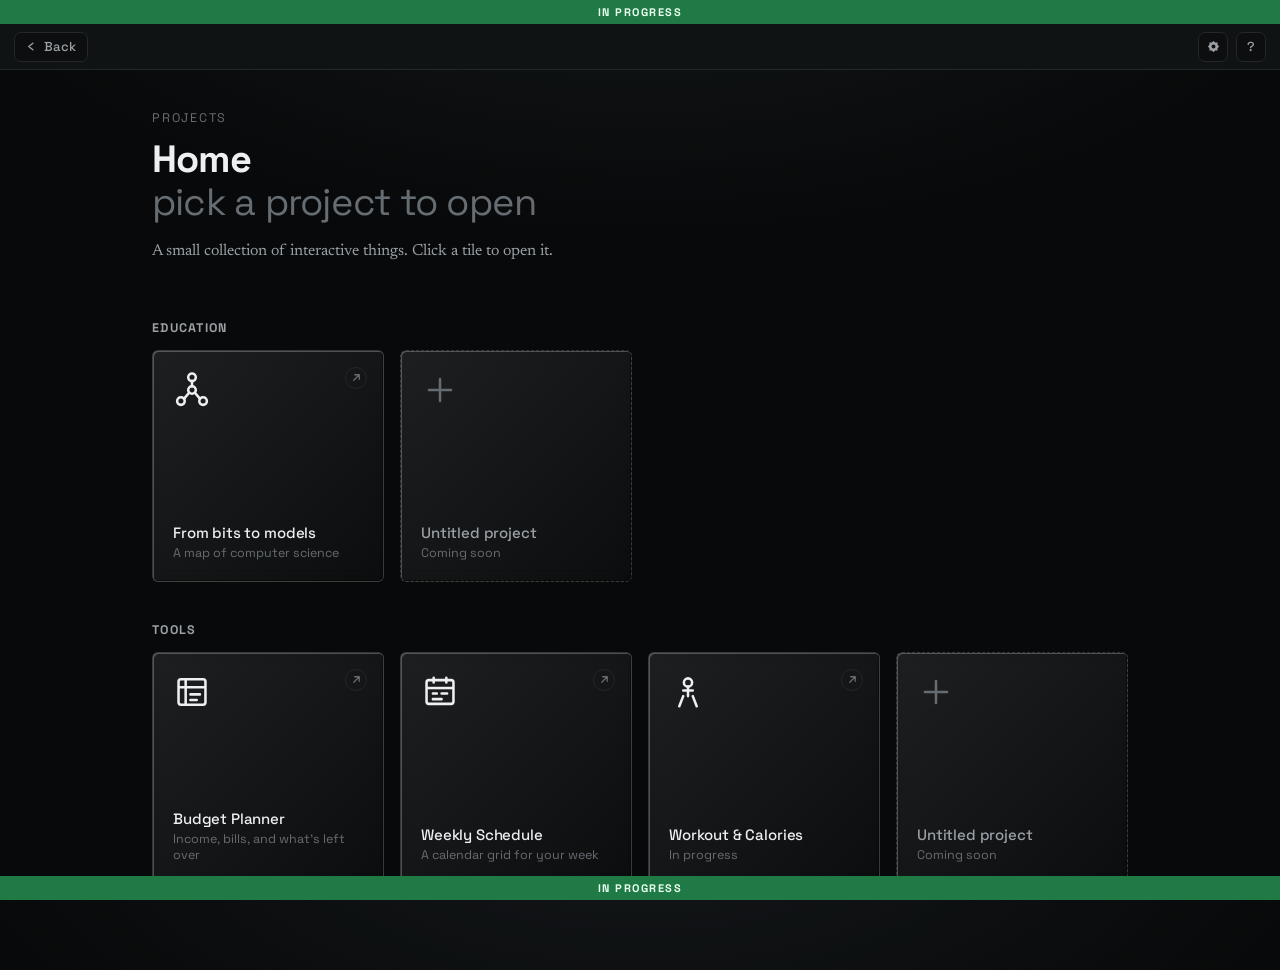
<file: index.html>
<!doctype html>
<html>
<head>
<script>try{var t=localStorage.getItem("site:theme");document.documentElement.dataset.theme=(t==="light")?"light":"dark"}catch(e){document.documentElement.dataset.theme="dark"}</script>
<meta charset="utf-8">
<meta name="viewport" content="width=device-width,initial-scale=1">
<title>Home</title>
<link rel="preconnect" href="https://fonts.googleapis.com">
<link rel="preconnect" href="https://fonts.gstatic.com" crossorigin>
<link href="https://fonts.googleapis.com/css2?family=Space+Grotesk:wght@400;500;700&family=Newsreader:ital,opsz,wght@0,6..72,300;0,6..72,400;1,6..72,300&display=swap" rel="stylesheet">
<link rel="stylesheet" href="assets/theme.css?v=6">
<link rel="stylesheet" href="assets/sitebar.css?v=6">
<link rel="stylesheet" href="style.css?v=24">
</head>
<body>
<div class="page">

  <header>
    <p class="eyebrow">Projects</p>
    <h1>Home<span>pick a project to open</span></h1>
    <p class="blurb">A small collection of interactive things. Click a tile to open it.</p>
  </header>

  <section class="category">
    <h2 class="category-title">Education</h2>
    <div class="grid">

      <a class="tile" href="from-bits-to-models/map.html">
        <div class="icon" aria-hidden="true">
          <svg viewBox="0 0 24 24" fill="none" xmlns="http://www.w3.org/2000/svg">
            <circle cx="5" cy="19" r="2.4" stroke="currentColor" stroke-width="1.6"/>
            <circle cx="12" cy="12" r="2.4" stroke="currentColor" stroke-width="1.6"/>
            <circle cx="19" cy="19" r="2.4" stroke="currentColor" stroke-width="1.6"/>
            <circle cx="12" cy="4" r="2.4" stroke="currentColor" stroke-width="1.6"/>
            <path d="M6.9 17.6 10.3 13.6M13.7 13.6 17.1 17.6M12 9.6V6.4" stroke="currentColor" stroke-width="1.6" stroke-linecap="round"/>
          </svg>
        </div>
        <div>
          <div class="label">From bits to models</div>
          <div class="sub">A map of computer science</div>
        </div>
        <span class="go" aria-hidden="true">
          <svg viewBox="0 0 12 12" fill="none" xmlns="http://www.w3.org/2000/svg">
            <path d="M3 9 9 3M4 3h5v5" stroke="currentColor" stroke-width="1.4" stroke-linecap="round" stroke-linejoin="round"/>
          </svg>
        </span>
      </a>

      <div class="tile placeholder" aria-disabled="true">
        <div class="icon" aria-hidden="true">
          <svg viewBox="0 0 24 24" fill="none" xmlns="http://www.w3.org/2000/svg">
            <path d="M12 5v14M5 12h14" stroke="currentColor" stroke-width="1.6" stroke-linecap="round"/>
          </svg>
        </div>
        <div>
          <div class="label">Untitled project</div>
          <div class="sub">Coming soon</div>
        </div>
      </div>

    </div>
  </section>

  <section class="category">
    <h2 class="category-title">Tools</h2>
    <div class="grid">

      <a class="tile" href="budget-planner/planner.html">
        <div class="icon" aria-hidden="true">
          <svg viewBox="0 0 24 24" fill="none" xmlns="http://www.w3.org/2000/svg">
            <rect x="3.5" y="4" width="17" height="16" rx="1.5" stroke="currentColor" stroke-width="1.6"/>
            <path d="M3.5 9h17M8 4v16" stroke="currentColor" stroke-width="1.6"/>
            <path d="M11 13.5h6M11 17h4" stroke="currentColor" stroke-width="1.6" stroke-linecap="round"/>
          </svg>
        </div>
        <div>
          <div class="label">Budget Planner</div>
          <div class="sub">Income, bills, and what's left over</div>
        </div>
        <span class="go" aria-hidden="true">
          <svg viewBox="0 0 12 12" fill="none" xmlns="http://www.w3.org/2000/svg">
            <path d="M3 9 9 3M4 3h5v5" stroke="currentColor" stroke-width="1.4" stroke-linecap="round" stroke-linejoin="round"/>
          </svg>
        </span>
      </a>

      <a class="tile" href="weekly-schedule/schedule.html">
        <div class="icon" aria-hidden="true">
          <svg viewBox="0 0 24 24" fill="none" xmlns="http://www.w3.org/2000/svg">
            <rect x="3.5" y="4.5" width="17" height="15" rx="1.5" stroke="currentColor" stroke-width="1.6"/>
            <path d="M3.5 9.5h17" stroke="currentColor" stroke-width="1.6"/>
            <path d="M8 3v3M16 3v3" stroke="currentColor" stroke-width="1.6" stroke-linecap="round"/>
            <path d="M7.5 13h2.5M13 13h3.5M7.5 16.5h5.5" stroke="currentColor" stroke-width="1.6" stroke-linecap="round"/>
          </svg>
        </div>
        <div>
          <div class="label">Weekly Schedule</div>
          <div class="sub">A calendar grid for your week</div>
        </div>
        <span class="go" aria-hidden="true">
          <svg viewBox="0 0 12 12" fill="none" xmlns="http://www.w3.org/2000/svg">
            <path d="M3 9 9 3M4 3h5v5" stroke="currentColor" stroke-width="1.4" stroke-linecap="round" stroke-linejoin="round"/>
          </svg>
        </span>
      </a>

      <a class="tile" href="workout-tracker/tracker.html">
        <div class="icon" aria-hidden="true">
          <svg viewBox="0 0 24 24" fill="none" xmlns="http://www.w3.org/2000/svg">
            <circle cx="12" cy="6" r="2.6" stroke="currentColor" stroke-width="1.6"/>
            <path d="M12 8.6v6M9 11h6" stroke="currentColor" stroke-width="1.6" stroke-linecap="round"/>
            <path d="M9 14.6 6.5 21M15 14.6 17.5 21" stroke="currentColor" stroke-width="1.6" stroke-linecap="round"/>
          </svg>
        </div>
        <div>
          <div class="label">Workout &amp; Calories</div>
          <div class="sub">In progress</div>
        </div>
        <span class="go" aria-hidden="true">
          <svg viewBox="0 0 12 12" fill="none" xmlns="http://www.w3.org/2000/svg">
            <path d="M3 9 9 3M4 3h5v5" stroke="currentColor" stroke-width="1.4" stroke-linecap="round" stroke-linejoin="round"/>
          </svg>
        </span>
      </a>

      <div class="tile placeholder" aria-disabled="true">
        <div class="icon" aria-hidden="true">
          <svg viewBox="0 0 24 24" fill="none" xmlns="http://www.w3.org/2000/svg">
            <path d="M12 5v14M5 12h14" stroke="currentColor" stroke-width="1.6" stroke-linecap="round"/>
          </svg>
        </div>
        <div>
          <div class="label">Untitled project</div>
          <div class="sub">Coming soon</div>
        </div>
      </div>

    </div>
  </section>

</div>

<script src="assets/wip-banner.js?v=1"></script>
<script src="assets/sitebar.js?v=7" data-root="" data-where=""></script>
</body>
</html>
</file>
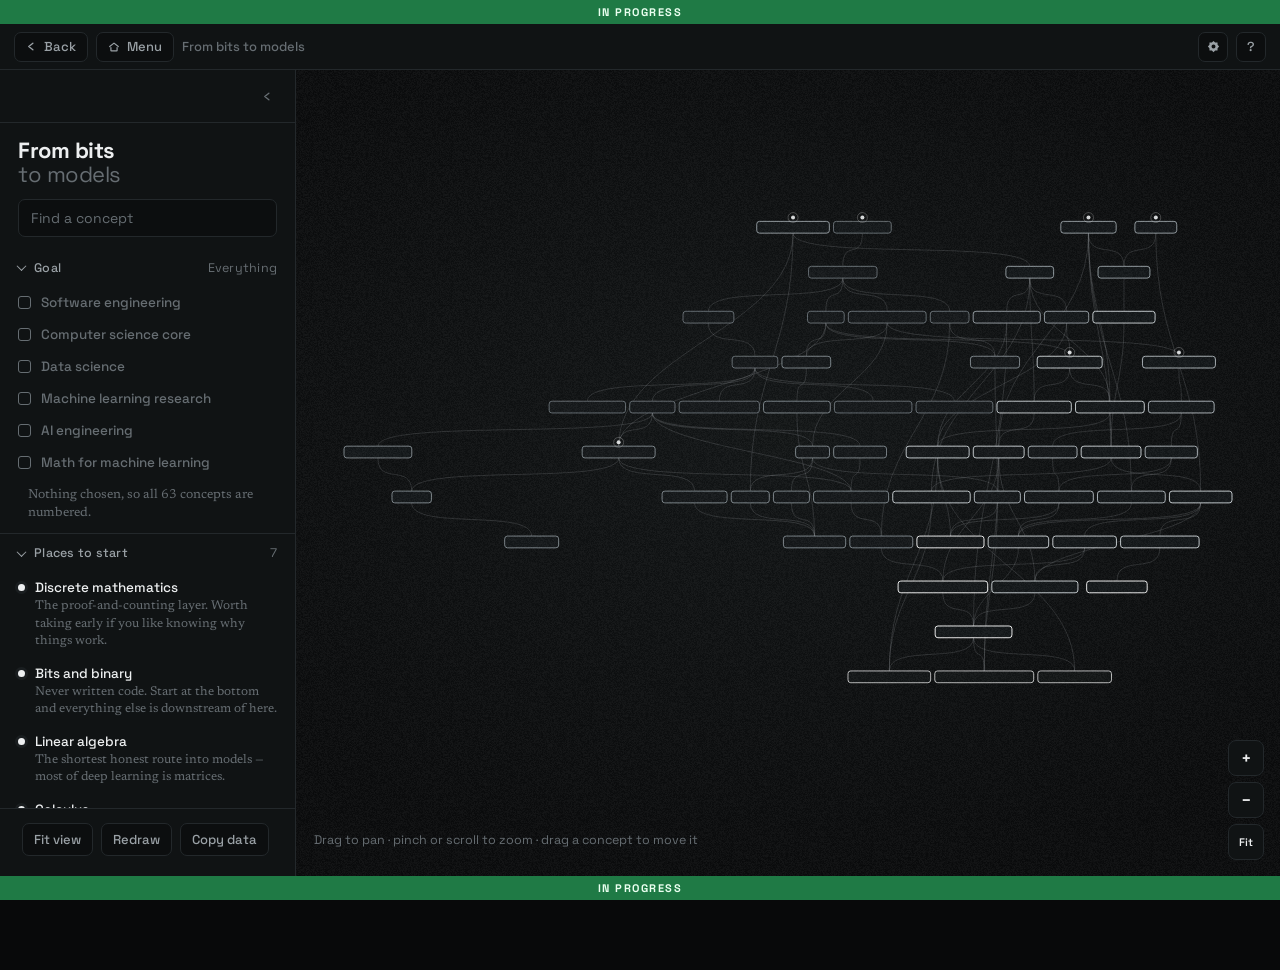
<file: from-bits-to-models/map.html>
<!doctype html>
<html>
<head>
<script>try{var t=localStorage.getItem("site:theme");document.documentElement.dataset.theme=(t==="light")?"light":"dark"}catch(e){document.documentElement.dataset.theme="dark"}</script>
<meta charset="utf-8">
<meta name="viewport" content="width=device-width,initial-scale=1">
<title>From bits to models — a map of computer science</title>
<link rel="preconnect" href="https://fonts.googleapis.com">
<link rel="preconnect" href="https://fonts.gstatic.com" crossorigin>
<link href="https://fonts.googleapis.com/css2?family=Space+Grotesk:wght@400;500;700&family=Newsreader:ital,opsz,wght@0,6..72,300;0,6..72,400;1,6..72,300&display=swap" rel="stylesheet">
<link rel="stylesheet" href="../assets/theme.css?v=6">
<link rel="stylesheet" href="../assets/sitebar.css?v=6">
<link rel="stylesheet" href="style.css?v=7">
</head>
<body class="app-shell">
<div class="shell">

  <aside class="rail" id="rail">
    <div class="rail-topbar">
      <button class="browse-toggle" id="browseToggle" aria-expanded="false">
        Search &amp; filter
        <svg viewBox="0 0 12 12" width="9" height="9" fill="none" xmlns="http://www.w3.org/2000/svg" aria-hidden="true">
          <path d="M2.5 4.5 6 8l3.5-3.5" stroke="currentColor" stroke-width="1.4" stroke-linecap="round" stroke-linejoin="round"/>
        </svg>
      </button>
      <button class="rail-collapse" id="railCollapse" aria-label="Hide the panel" title="Hide the panel">
        <svg viewBox="0 0 12 12" width="11" height="11" fill="none" xmlns="http://www.w3.org/2000/svg" aria-hidden="true">
          <path d="M7.5 2.5 3 6l4.5 3.5" stroke="currentColor" stroke-width="1.5" stroke-linecap="round" stroke-linejoin="round"/>
        </svg>
      </button>
    </div>
    <div class="rail-body" id="railBody">
      <div class="rail-head">
        <h1 class="wordmark">From bits<span>to models</span></h1>
      </div>
      <div class="search-wrap">
        <input id="search" class="search" type="search" placeholder="Find a concept" aria-label="Find a concept">
      </div>

      <div class="rail-scroll" id="railScroll">
        <section class="sec" id="secGoals">
          <button class="sec-head" data-sec="goals" aria-expanded="true">
            <span class="sec-chev" aria-hidden="true"></span>
            <span class="sec-name">Goal</span>
            <span class="sec-meta" id="goalsMeta"></span>
          </button>
          <div class="sec-body"><div class="goals" id="goals"></div></div>
        </section>

        <section class="sec" id="secStarts">
          <button class="sec-head" data-sec="starts" aria-expanded="true">
            <span class="sec-chev" aria-hidden="true"></span>
            <span class="sec-name">Places to start</span>
            <span class="sec-meta" id="startsMeta"></span>
          </button>
          <div class="sec-body"><div class="starts" id="starts"></div></div>
        </section>

        <section class="sec" id="secLines">
          <button class="sec-head" data-sec="lines" aria-expanded="true">
            <span class="sec-chev" aria-hidden="true"></span>
            <span class="sec-name">Categories</span>
            <span class="sec-meta" id="linesMeta"></span>
          </button>
          <div class="sec-body">
            <div class="lines" id="lines"></div>
            <p class="legend-note">Colour is the border on a concept&rsquo;s pill, and nothing else.
              Every line between two concepts means the same thing — the one it
              points at needs the one it leaves — so every line is drawn alike.</p>
          </div>
        </section>

        <section class="sec" id="secLayout">
          <button class="sec-head" data-sec="layout" aria-expanded="true">
            <span class="sec-chev" aria-hidden="true"></span>
            <span class="sec-name">Layout</span>
            <span class="sec-meta" id="layoutMeta"></span>
          </button>
          <div class="sec-body">
            <div class="layouts" id="layouts"></div>
          </div>
        </section>
      </div>

      <div class="rail-foot">
        <button class="ghost" id="fit">Fit view</button>
        <button class="ghost" id="relayout">Redraw</button>
        <button class="ghost" id="copy">Copy data</button>
      </div>
    </div>
    <div class="rail-grip" id="railGrip" role="separator" aria-orientation="vertical"
         aria-label="Resize the panel" tabindex="0" title="Drag to resize · double-click to reset"></div>
  </aside>

  <button class="rail-reopen" id="railReopen" aria-label="Show the panel" title="Show the panel" hidden>
    <svg viewBox="0 0 12 12" width="12" height="12" fill="none" xmlns="http://www.w3.org/2000/svg" aria-hidden="true">
      <path d="M4.5 2.5 9 6l-4.5 3.5" stroke="currentColor" stroke-width="1.5" stroke-linecap="round" stroke-linejoin="round"/>
    </svg>
  </button>

  <main class="map">
    <canvas id="c" aria-label="Map of computer science concepts and their prerequisites"></canvas>
    <div class="grain" id="grain" aria-hidden="true"></div>
    <p class="hint">Drag to pan · pinch or scroll to zoom · drag a concept to move it</p>
    <div class="map-controls">
      <button class="map-ctrl" id="zoomIn" aria-label="Zoom in">+</button>
      <button class="map-ctrl" id="zoomOut" aria-label="Zoom out">&minus;</button>
      <button class="map-ctrl map-ctrl--fit" id="zoomFit" aria-label="Fit to view">Fit</button>
    </div>
  </main>

  <aside class="drawer" id="drawer" aria-live="polite"></aside>
</div>

<div class="reader" id="reader" role="dialog" aria-modal="true" aria-label="Booklet" hidden>
  <nav class="toc" id="toc"></nav>
  <div class="read-body" id="readBody"></div>
  <button class="read-close" id="readClose" aria-label="Close booklet">Close</button>
</div>

<div class="sr" id="fallback"></div>

<!-- Data, in dependency order -->
<script src="js/data-tracks.js?v=7"></script>
<script src="js/data-nodes.js?v=8"></script>
<script src="js/data-details.js?v=8"></script>
<script src="js/data-booklets-core.js?v=8"></script>
<script src="js/data-booklets-foundations.js?v=8"></script>
<script src="js/data-booklets-dsa.js?v=8"></script>
<script src="js/data-booklets-math.js?v=8"></script>
<script src="js/data-booklets-systems.js?v=8"></script>
<script src="js/data-booklets-ml.js?v=8"></script>
<script src="js/data-booklets-ai.js?v=8"></script>
<script src="js/data-problems.js?v=8"></script>
<script src="js/data-edges.js?v=8"></script>

<!-- Application logic -->
<script src="js/graph.js?v=3"></script>
<script src="js/layout.js?v=6"></script>
<script src="js/render.js?v=7"></script>
<script src="js/interaction.js?v=7"></script>
<script src="../assets/sitebar.js?v=7" data-root="../" data-where="From bits to models"></script>
<script src="../assets/wip-banner.js?v=2"></script>
</body>
</html>
</file>
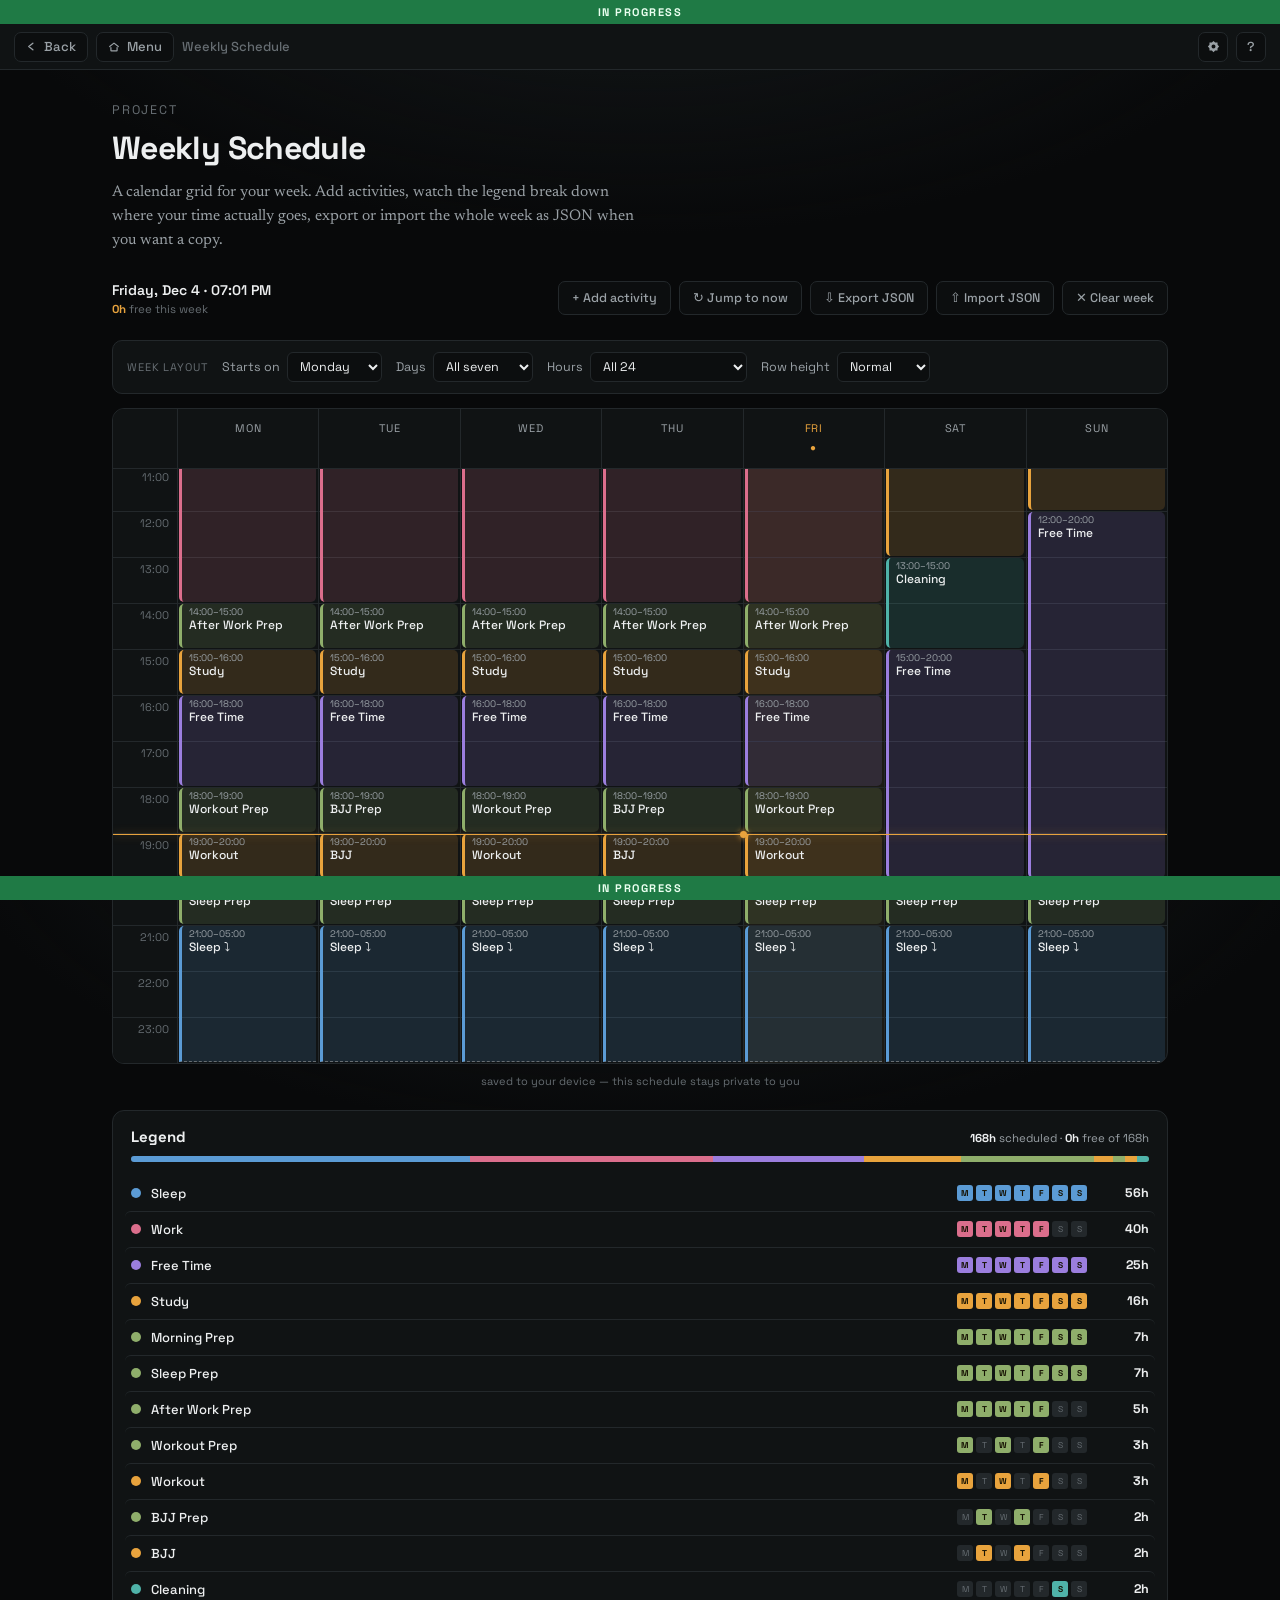
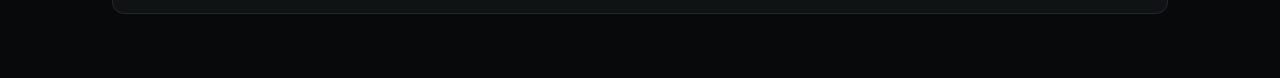
<file: weekly-schedule/schedule.html>
<!DOCTYPE html>
<html lang="en">
<head>
<script>try{var t=localStorage.getItem("site:theme");document.documentElement.dataset.theme=(t==="light")?"light":"dark"}catch(e){document.documentElement.dataset.theme="dark"}</script>
<meta charset="UTF-8">
<meta name="viewport" content="width=device-width,initial-scale=1">
<title>Weekly Schedule</title>
<link rel="preconnect" href="https://fonts.googleapis.com">
<link rel="preconnect" href="https://fonts.gstatic.com" crossorigin>
<link href="https://fonts.googleapis.com/css2?family=Space+Grotesk:wght@400;500;700&family=Newsreader:ital,opsz,wght@0,6..72,300;0,6..72,400;1,6..72,300&display=swap" rel="stylesheet">
<link rel="stylesheet" href="../assets/theme.css?v=6">
<link rel="stylesheet" href="../assets/sitebar.css?v=6">
<style>
:root{
  /* the shared palette lives in assets/theme.css -- only what is this
     page's own belongs here */
  --good:#4fd17d;
  --bad:#e2584f;

  /* amber marks today. It used to be called --accent, which collided with
     the theme's own --accent and tinted the site bar's controls on this
     page alone. */
  --sched-accent:#e8a33d;
  --today-tint:rgba(232,163,61,0.055);
  --c-teal:#4fb3a9;
  --c-sky:#5b9bd5;
  --c-violet:#9b7ede;
  --c-rose:#db6e8c;
  --c-sage:#8fae6b;
  --c-amber:#e8a33d;
}
*{box-sizing:border-box;}
html,body{height:100%}
body{
  margin:0;
  background:
    radial-gradient(ellipse 90% 60% at 50% -10%, var(--body-tint) 0%, transparent 60%),
    var(--ground-deep);
  color:var(--ink);
  font-family:"Space Grotesk",system-ui,sans-serif;
  -webkit-font-smoothing:antialiased;
  min-height:100dvh;
}
:focus-visible{ outline:2px solid var(--focus); outline-offset:2px; }
/* thin dark scrollbars everywhere on the page, not just the grid's own
   body-rows -- the default light-on-dark browser scrollbar stood out */
*{ scrollbar-width:thin; scrollbar-color:var(--line) transparent; }
*::-webkit-scrollbar{ width:9px; height:9px; }
*::-webkit-scrollbar-track{ background:transparent; }
*::-webkit-scrollbar-thumb{ background:var(--line); border-radius:5px; }
*::-webkit-scrollbar-thumb:hover{ background:var(--ink-dim); }

.page{
  max-width:1120px;
  margin:0 auto;
  padding:32px 32px 64px;
}


.eyebrow{
  margin:0 0 12px;
  font-size:12.5px;
  letter-spacing:.14em;
  text-transform:uppercase;
  color:var(--ink-dim);
}
h1{
  margin:0;
  font-size:32px;
  line-height:1.15;
  font-weight:700;
  letter-spacing:-0.02em;
  color:var(--ink);
}
.blurb{
  margin:14px 0 0;
  max-width:60ch;
  font-family:"Newsreader",Georgia,serif;
  font-size:15.5px;
  line-height:1.55;
  color:var(--ink-mid);
}

.layoutbar{
  display:flex;
  flex-wrap:wrap;
  align-items:center;
  gap:14px;
  margin:0 0 14px;
  padding:11px 14px;
  background:var(--panel);
  border:1px solid var(--line);
  border-radius:10px;
}
.layoutbar-title{
  font-family:"Space Grotesk",sans-serif;
  font-size:11px;
  letter-spacing:.08em;
  text-transform:uppercase;
  color:var(--ink-dim);
}
.layoutbar label{
  display:inline-flex;
  align-items:center;
  gap:7px;
  font-family:"Space Grotesk",sans-serif;
  font-size:12.5px;
  color:var(--ink-mid);
}
.layoutbar select{
  padding:5px 8px;
  background:var(--ground);
  border:1px solid var(--line);
  border-radius:6px;
  color:var(--ink);
  font:400 12.5px "Space Grotesk",sans-serif;
}
.layoutbar select:focus-visible{outline:2px solid var(--focus);outline-offset:1px}

.toolbar{
  display:flex;
  align-items:flex-start;
  justify-content:space-between;
  margin:28px 0 24px;
  flex-wrap:wrap;
  gap:12px;
}
.toolbar-stats .clock{
  font-size:14px;
  font-weight:600;
  color:var(--ink);
}
.toolbar-stats .quickstat{
  font-size:11.5px;
  color:var(--ink-dim);
  margin-top:3px;
}
.toolbar-stats .quickstat b{ color:var(--sched-accent); font-weight:700; }
.toolbar .actions{
  display:flex;
  gap:8px;
  flex-wrap:wrap;
}
.ghost-btn{
  font-family:"Space Grotesk",sans-serif;
  font-size:12.5px;
  font-weight:500;
  color:var(--ink-mid);
  background:var(--ground);
  border:1px solid var(--line);
  border-radius:7px;
  padding:8px 13px;
  cursor:pointer;
  transition:border-color .15s ease, color .15s ease, background .15s ease;
}
.ghost-btn:hover{ color:var(--ink); border-color:var(--ink-dim); }
.ghost-btn.danger:hover{ color:var(--bad); border-color:var(--bad); }
.ghost-btn.danger.confirming{ color:var(--bad); background:rgba(226,88,79,.12); border-color:var(--bad); }
/* anchors need an explicit inline-block + no underline since .ghost-btn
   was written assuming <button> elements */
a.ghost-btn{ display:inline-block; text-decoration:none; }

.scroll-outer{
  overflow-x:auto;
  border:1px solid var(--line);
  border-radius:12px;
  background:var(--panel);
}
.gridwrap{
  position:relative;
  min-width:860px;
}
.header-row{
  display:grid;
  grid-template-columns:64px repeat(var(--cols,7),1fr);
  position:sticky;
  top:0;
  z-index:3;
  background:var(--panel);
  border-bottom:1px solid var(--line);
}
.header-cell{
  font-family:"Space Grotesk",sans-serif;
  font-size:11px;
  letter-spacing:0.08em;
  color:var(--ink-mid);
  padding:12px 8px;
  text-align:center;
  border-left:1px solid var(--line);
}
.header-cell:first-child{ border-left:none; }
.header-cell .dnum{
  display:block;
  font-size:15px;
  color:var(--ink);
  margin-top:2px;
  font-weight:700;
}
.header-cell.today{ color:var(--sched-accent); }
.header-cell.today .dnum{ color:var(--sched-accent); }

.body-rows{
  position:relative;
  max-height:66vh;
  overflow-y:auto;
}
.rows-inner{
  position:relative;
}
.row{
  display:grid;
  grid-template-columns:64px repeat(var(--cols,7),1fr);
  height:var(--rowh,46px);
  border-top:1px solid var(--line);
}
.row:first-child{ border-top:none; }
.time-cell{
  font-family:"Space Grotesk",sans-serif;
  font-size:11px;
  color:var(--ink-dim);
  padding:4px 8px 0 0;
  text-align:right;
  position:sticky;
  left:0;
  background:var(--panel);
  z-index:2;
}
.slot{
  border-left:1px solid var(--line);
  position:relative;
  cursor:pointer;
}
.slot:hover{ background:var(--panel-hi); }
.slot.today-col{ background:var(--today-tint); }
.slot.today-col:hover{ background:rgba(232,163,61,0.09); }

.overlay{
  position:absolute;
  top:0; left:0; right:0; bottom:0;
  pointer-events:none;
  z-index:1;
}
.block{
  position:absolute;
  pointer-events:auto;
  cursor:pointer;
  border-radius:5px;
  padding:3px 7px;
  overflow:hidden;
  border-left:3px solid var(--ink-mid);
  background:var(--panel-hi);
  transition:filter .12s ease, transform .12s ease, box-shadow .12s ease;
  animation:block-in .18s ease both;
}
.block:hover{ filter:brightness(1.2); transform:translateY(-1px); box-shadow:0 4px 10px rgba(0,0,0,.35); }
@keyframes block-in{ from{ opacity:0; transform:scale(.97); } to{ opacity:1; transform:scale(1); } }
@media (prefers-reduced-motion:reduce){ .block{ animation:none; } }
.block.cut-bottom{
  border-bottom-left-radius:0;
  border-bottom-right-radius:0;
  border-bottom:1px dashed var(--ink-dim);
}
.block.cut-top{
  border-top-left-radius:0;
  border-top-right-radius:0;
  border-top:1px dashed var(--ink-dim);
}
.block .block-time{
  display:block;
  font-family:"Space Grotesk",sans-serif;
  font-size:9.5px;
  color:var(--ink-mid);
  line-height:1.2;
}
/* a 30-minute block is only ~20px tall, but a name like "Physical
   Therapy Appointment" wraps to three lines and used to get sliced
   mid-word. --lines is set per block from the height that's actually
   available (see drawBlock), so the name ends in an ellipsis on a clean
   line instead; the full text is on the block's title tooltip and in
   the edit dialog. */
.block .block-text{
  display:-webkit-box;
  -webkit-line-clamp:var(--lines, 3);
  line-clamp:var(--lines, 3);
  -webkit-box-orient:vertical;
  overflow:hidden;
  font-size:12px;
  font-weight:500;
  color:var(--ink);
  line-height:1.25;
  overflow-wrap:anywhere;
}
/* 15-minute blocks can't fit a 12px line at all -- shrink rather than clip */
.block.is-tiny{padding:1px 6px}
.block.is-tiny .block-text{font-size:10px;line-height:1.1}

.nowline{
  position:absolute;
  left:0; right:0;
  height:0;
  border-top:1.5px solid var(--sched-accent);
  z-index:2;
  pointer-events:none;
  box-shadow:0 0 8px rgba(232,163,61,0.6);
}
.nowline::before{
  content:'';
  position:absolute;
  left:calc(64px + (100% - 64px) * var(--dayfrac,0) / 7 - 3px);
  top:-3.5px;
  width:7px;height:7px;
  border-radius:50%;
  background:var(--sched-accent);
  box-shadow:0 0 6px var(--sched-accent);
}

.status{
  font-family:"Space Grotesk",sans-serif;
  font-size:11px;
  color:var(--ink-dim);
  margin-top:10px;
  text-align:center;
}

/* modal -- a quick fade + rise on open instead of an instant snap.
   display stays flex the whole time (display can't be transitioned) and
   opacity/visibility do the actual showing/hiding, with the visibility
   change delayed on close so it isn't interactive while fading out */
/* align-items:flex-start + margin:auto on .modal keeps the dialog
   centred when it fits and lets it overflow downward when it doesn't;
   with align-items:center a modal taller than the viewport gets cut off
   at BOTH ends and the Save button becomes unreachable, which is exactly
   what happens at 400% zoom (a ~256px-tall viewport) */
.backdrop{
  position:fixed; inset:0;
  background:rgba(8,9,13,0.6);
  z-index:30;
  display:flex;
  align-items:flex-start;
  justify-content:center;
  overflow-y:auto;
  overscroll-behavior:contain;
  padding:16px;
  opacity:0;
  visibility:hidden;
  transition:opacity .15s ease, visibility 0s linear .15s;
}
.backdrop.open{
  opacity:1;
  visibility:visible;
  transition:opacity .15s ease;
}
.modal{
  width:100%;
  max-width:380px;
  margin:auto; /* see .backdrop -- centres when it fits, scrolls when it doesn't */
  background:var(--panel-hi);
  border:1px solid var(--line);
  border-radius:12px;
  padding:20px;
  box-shadow:0 20px 50px rgba(0,0,0,0.5);
  transform:translateY(10px) scale(.98);
  transition:transform .15s ease;
}
.backdrop.open .modal{ transform:translateY(0) scale(1); }
@media (prefers-reduced-motion:reduce){
  .backdrop, .modal{ transition:none; }
}
.modal h2{
  font-family:"Space Grotesk",sans-serif;
  font-size:15px;
  font-weight:700;
  margin:0 0 16px;
  color:var(--ink);
}
.field{ margin-bottom:14px; }
.field label{
  display:block;
  font-size:11px;
  color:var(--ink-mid);
  margin-bottom:6px;
  font-family:"Space Grotesk",sans-serif;
  letter-spacing:0.02em;
}
.field input[type=text]{
  width:100%;
  background:var(--ground);
  border:1px solid var(--line);
  border-radius:6px;
  color:var(--ink);
  font-family:"Space Grotesk",sans-serif;
  font-size:13.5px;
  padding:9px 10px;
  outline:none;
}
.field input[type=text]:focus{ border-color:var(--sched-accent); }
.day-chips{
  display:flex;
  gap:5px;
}
.chip{
  flex:1;
  text-align:center;
  font-family:"Space Grotesk",sans-serif;
  font-size:10.5px;
  padding:7px 0;
  border-radius:5px;
  border:1px solid var(--line);
  background:var(--ground);
  color:var(--ink-mid);
  cursor:pointer;
  user-select:none;
}
.chip.selected{
  background:rgba(232,163,61,0.15);
  border-color:var(--sched-accent);
  color:var(--sched-accent);
  font-weight:700;
}
.time-row{
  display:flex;
  gap:10px;
  align-items:center;
}
.time-row .field{ flex:1; margin-bottom:0; }
.time-row input[type=time]{
  width:100%;
  background:var(--ground);
  border:1px solid var(--line);
  border-radius:6px;
  color:var(--ink);
  font-family:"Space Grotesk",sans-serif;
  font-size:13px;
  padding:8px 9px;
  outline:none;
  color-scheme:dark;
}
.time-row input[type=time]:focus{ border-color:var(--sched-accent); }
.time-arrow{ color:var(--ink-dim); font-size:13px; margin-top:18px; }
.swatches{
  display:flex;
  gap:8px;
}
.swatch{
  width:22px;height:22px;
  border-radius:50%;
  cursor:pointer;
  border:2px solid transparent;
  opacity:0.5;
}
.swatch.selected{ opacity:1; border-color:var(--ink); transform:scale(1.08); }
.hint{
  font-size:11.5px;
  color:var(--bad);
  margin-top:8px;
  min-height:14px;
}
.modal-actions{
  display:flex;
  justify-content:space-between;
  align-items:center;
  margin-top:6px;
}
.modal-actions .left button{
  background:none; border:none;
  color:var(--ink-mid);
  font-size:12px;
  cursor:pointer;
  font-family:"Space Grotesk",sans-serif;
}
.modal-actions .left button:hover{ color:var(--bad); }
.modal-actions .right{ display:flex; gap:8px; }

.io-textarea{
  width:100%;
  min-height:220px;
  background:var(--ground);
  border:1px solid var(--line);
  border-radius:6px;
  color:var(--ink);
  font-family:"Space Grotesk",sans-serif;
  font-size:11.5px;
  line-height:1.5;
  padding:10px;
  resize:vertical;
  outline:none;
}
.io-textarea:focus{ border-color:var(--sched-accent); }
.io-toggle{
  display:flex;
  gap:8px;
  margin-top:12px;
}
.io-toggle .opt{
  flex:1;
  text-align:center;
  padding:7px 0;
  border-radius:6px;
  border:1px solid var(--line);
  background:var(--ground);
  color:var(--ink-mid);
  font-size:11.5px;
  cursor:pointer;
  font-family:"Space Grotesk",sans-serif;
}
.io-toggle .opt.selected{
  border-color:var(--sched-accent);
  color:var(--sched-accent);
  background:rgba(232,163,61,0.12);
  font-weight:600;
}
.io-hint{
  font-size:11.5px;
  color:var(--ink-mid);
  margin-top:10px;
  min-height:14px;
}

.legend{
  margin-top:22px;
  border:1px solid var(--line);
  border-radius:12px;
  background:var(--panel);
  padding:16px 18px 6px;
  overflow:hidden;
}
.legend-header{
  display:flex;
  align-items:baseline;
  justify-content:space-between;
  flex-wrap:wrap;
  gap:8px;
  margin-bottom:10px;
}
.legend-header h2{
  font-family:"Space Grotesk",sans-serif;
  font-size:15px;
  font-weight:700;
  color:var(--ink);
  margin:0;
}
.legend-summary{
  font-family:"Space Grotesk",sans-serif;
  font-size:11.5px;
  color:var(--ink-mid);
}
.legend-summary b{ color:var(--ink); font-weight:700; }
.legend-bar{
  height:6px;
  border-radius:4px;
  background:var(--line);
  overflow:hidden;
  display:flex;
  margin-bottom:14px;
}
.legend-bar-seg{ height:100%; }
.legend-list{
  display:flex;
  flex-direction:column;
}
.legend-row{
  display:flex;
  align-items:center;
  gap:10px;
  padding:9px 6px;
  margin:0 -6px;
  border-radius:6px;
  border-top:1px solid var(--line);
  transition:background .12s ease;
}
.legend-row:hover{ background:var(--panel-hi); }
.legend-row:first-child{ border-top:none; }
.legend-dot{
  width:10px; height:10px;
  border-radius:50%;
  flex-shrink:0;
}
.legend-name{
  font-size:13px;
  font-weight:500;
  color:var(--ink);
  flex:1;
  min-width:0;
  overflow:hidden;
  text-overflow:ellipsis;
  white-space:nowrap;
}
.legend-days{
  display:flex;
  gap:3px;
  flex-shrink:0;
}
.legend-days span{
  width:16px; height:16px;
  border-radius:3px;
  font-family:"Space Grotesk",sans-serif;
  font-size:8.5px;
  display:flex;
  align-items:center;
  justify-content:center;
  color:var(--ink-dim);
  background:var(--line);
}
.legend-days span.active{
  color:#171304;
  font-weight:700;
}
.legend-hours{
  font-family:"Space Grotesk",sans-serif;
  font-size:12.5px;
  font-weight:700;
  color:var(--ink);
  width:52px;
  text-align:right;
  flex-shrink:0;
}
.legend-empty{
  font-size:12.5px;
  color:var(--ink-dim);
  padding:10px 0 16px;
  text-align:center;
}
</style>
</head>
<body>
<div class="page">

  <p class="eyebrow">Project</p>
  <h1>Weekly Schedule</h1>
  <p class="blurb">A calendar grid for your week. Add activities, watch the legend break down where your time actually goes, export or import the whole week as JSON when you want a copy.</p>

  <div class="toolbar">
    <div class="toolbar-stats">
      <div class="clock" id="clock"></div>
      <div class="quickstat" id="quickstat"></div>
    </div>
    <div class="actions">
      <button class="ghost-btn" id="addActivity">+ Add activity</button>
      <button class="ghost-btn" id="jumpNow">&#8635; Jump to now</button>
      <button class="ghost-btn" id="exportBtn">&#8681; Export JSON</button>
      <button class="ghost-btn" id="importBtn">&#8679; Import JSON</button>
      <button class="ghost-btn danger" id="clearWeek">&#10005; Clear week</button>
    </div>
  </div>

  <div class="layoutbar" id="layoutBar">
    <span class="layoutbar-title">Week layout</span>
    <label>Starts on
      <select id="optWeekStart">
        <option value="0">Monday</option>
        <option value="6">Sunday</option>
        <option value="5">Saturday</option>
      </select>
    </label>
    <label>Days
      <select id="optDays">
        <option value="all">All seven</option>
        <option value="weekdays">Weekdays</option>
        <option value="weekend">Weekend</option>
      </select>
    </label>
    <label>Hours
      <select id="optHours">
        <option value="all">All 24</option>
        <option value="day">Daytime, 6am&ndash;11pm</option>
        <option value="work">Working, 8am&ndash;6pm</option>
      </select>
    </label>
    <label>Row height
      <select id="optDensity">
        <option value="compact">Compact</option>
        <option value="normal">Normal</option>
        <option value="tall">Tall</option>
      </select>
    </label>
  </div>

  <div class="scroll-outer">
    <div class="gridwrap" id="gridwrap">
      <div class="header-row" id="headerRow"></div>
      <div class="body-rows" id="bodyRows">
        <div class="rows-inner" id="rowsInner">
          <div class="overlay" id="overlay"></div>
          <div class="nowline" id="nowline"></div>
        </div>
      </div>
    </div>
  </div>
  <div class="status" id="status">loading&hellip;</div>

  <div class="legend" id="legendPanel">
    <div class="legend-header">
      <h2>Legend</h2>
      <div class="legend-summary" id="legendSummary"></div>
    </div>
    <div class="legend-bar" id="legendBar"></div>
    <div class="legend-list" id="legendList"></div>
  </div>
</div>

<div class="backdrop" id="backdrop">
  <div class="modal">
    <h2 id="modalTitle">Add Activity</h2>
    <div class="field">
      <label>Activity</label>
      <input type="text" id="fText" maxlength="60" placeholder="e.g. Gym, Study, Standup">
    </div>
    <div class="field">
      <label>Days</label>
      <div class="day-chips" id="dayChips"></div>
    </div>
    <div class="field">
      <div class="time-row">
        <div class="field">
          <label>Start</label>
          <input type="time" id="fStart" step="900">
        </div>
        <div class="time-arrow">&rarr;</div>
        <div class="field">
          <label>End</label>
          <input type="time" id="fEnd" step="900">
        </div>
      </div>
    </div>
    <div class="field">
      <label>Color</label>
      <div class="swatches" id="swatches"></div>
    </div>
    <div class="hint" id="hint"></div>
    <div class="modal-actions">
      <div class="left"><button id="fDelete" style="display:none;">Delete activity</button></div>
      <div class="right">
        <button class="ghost-btn" id="fCancel">Cancel</button>
        <button class="ghost-btn" id="fSave">Save</button>
      </div>
    </div>
  </div>
</div>

<div class="backdrop" id="ioBackdrop">
  <div class="modal" style="max-width:480px;">
    <h2 id="ioTitle">Export Schedule</h2>
    <textarea class="io-textarea" id="ioTextarea" spellcheck="false" placeholder='[
  { "text": "Sleep", "days": ["mon","tue","wed","thu","fri"], "start": "21:00", "end": "05:00", "color": "violet" },
  { "text": "Gym", "days": ["mon","wed","fri"], "start": "06:30", "end": "07:30", "color": "sage" }
]'></textarea>
    <div class="io-toggle" id="ioToggle" style="display:none;">
      <div class="opt selected" data-mode="add">Add to current schedule</div>
      <div class="opt" data-mode="replace">Replace current schedule</div>
    </div>
    <div class="io-hint" id="ioHint"></div>
    <div class="modal-actions">
      <div class="left"></div>
      <div class="right" id="ioActionsExport" style="display:none;">
        <button class="ghost-btn" id="ioCopy">Copy JSON</button>
        <button class="ghost-btn" id="ioDownload">Download .json</button>
        <button class="ghost-btn" id="ioCloseExport">Done</button>
      </div>
      <div class="right" id="ioActionsImport" style="display:none;">
        <button class="ghost-btn" id="ioCancelImport">Cancel</button>
        <button class="ghost-btn" id="ioLoad">Load JSON</button>
      </div>
    </div>
  </div>
</div>

<script>
const DAYS = ['MON','TUE','WED','THU','FRI','SAT','SUN'];
const TAGS = {
  teal:'#4fb3a9', sky:'#5b9bd5', violet:'#9b7ede',
  rose:'#db6e8c', sage:'#8fae6b', amber:'#e8a33d'
};
const STORE_KEY = 'weekly-schedule-v2';
const LAYOUT_KEY = 'weekly-schedule:layout:v1';

/* How the week is laid out. Activities are always stored against canonical
   Monday=0..Sunday=6 days and real clock times; this only decides what is
   drawn and where, so changing it never edits anyone's week. */
const DENSITY = { compact:34, normal:46, tall:66 };
const HOUR_WINDOWS = { all:[0,24], day:[6,23], work:[8,18] };

let layout = { weekStart:0, days:'all', hours:'all', density:'normal' };
try {
  const saved = JSON.parse(localStorage.getItem(LAYOUT_KEY) || 'null');
  if (saved && typeof saved === 'object') layout = Object.assign(layout, saved);
} catch(e){ /* corrupt or blocked storage just means defaults */ }

let ROW_H = DENSITY[layout.density] || 46;
let PX_PER_MIN = ROW_H / 60;
let visibleDays = [0,1,2,3,4,5,6];   // canonical indices, in display order
let hourFrom = 0, hourTo = 24;

function applyLayout(){
  ROW_H = DENSITY[layout.density] || 46;
  PX_PER_MIN = ROW_H / 60;
  const win = HOUR_WINDOWS[layout.hours] || HOUR_WINDOWS.all;
  hourFrom = win[0]; hourTo = win[1];

  // rotate so the chosen day leads, then drop the days not wanted
  const start = Number(layout.weekStart) || 0;
  const rotated = [];
  for (let i = 0; i < 7; i++) rotated.push((start + i) % 7);
  const keep = layout.days === 'weekdays' ? d => d <= 4
             : layout.days === 'weekend'  ? d => d >= 5
             : () => true;
  visibleDays = rotated.filter(keep);
  if (!visibleDays.length) visibleDays = rotated;   // never show an empty grid

  const root = document.documentElement;
  root.style.setProperty('--cols', String(visibleDays.length));
  root.style.setProperty('--rowh', ROW_H + 'px');
}

// where a canonical day sits on screen, or -1 when it is not shown
function dayColumn(d){ return visibleDays.indexOf(d); }

function saveLayout(){
  try { localStorage.setItem(LAYOUT_KEY, JSON.stringify(layout)); } catch(e){}
}

let activities = []; // {id, text, color, days:[0..6], start:'HH:MM', end:'HH:MM'}
let columnMetrics = [];
let saveTimer = null;
let editingId = null;

function todayIdx(){ const d = new Date().getDay(); return d===0 ? 6 : d-1; }
function pad(n){ return String(n).padStart(2,'0'); }
function timeToMinutes(t){ const [h,m] = t.split(':').map(Number); return h*60+m; }
function uid(){ return 'a' + Date.now().toString(36) + Math.random().toString(36).slice(2,6); }

// ---------- grid skeleton ----------
function buildHeader(){
  const el = document.getElementById('headerRow');
  el.innerHTML = '<div class="header-cell"></div>';
  const t = todayIdx();
  visibleDays.forEach(d=>{
    const div = document.createElement('div');
    div.className = 'header-cell' + (d===t ? ' today' : '');
    div.innerHTML = DAYS[d] + '<span class="dnum">' + (d===t ? '•' : '') + '</span>';
    el.appendChild(div);
  });
}

function buildRows(){
  const inner = document.getElementById('rowsInner');
  inner.querySelectorAll('.row').forEach(r=>r.remove());
  const t = todayIdx();
  for(let h=hourFrom; h<hourTo; h++){
    const row = document.createElement('div');
    row.className = 'row';
    const tc = document.createElement('div');
    tc.className = 'time-cell';
    tc.textContent = pad(h) + ':00';
    row.appendChild(tc);
    visibleDays.forEach(d=>{
      const slot = document.createElement('div');
      slot.className = 'slot' + (d===t ? ' today-col' : '');
      slot.dataset.day = d;
      slot.dataset.hour = h;
      slot.addEventListener('click', ()=> openModal({ day:d, hour:h }));
      row.appendChild(slot);
    });
    inner.insertBefore(row, document.getElementById('overlay'));
  }
}

function measureColumns(){
  const cells = document.querySelectorAll('#headerRow .header-cell');
  const gridRect = document.getElementById('gridwrap').getBoundingClientRect();
  const cols = [];
  cells.forEach(c=>{
    const r = c.getBoundingClientRect();
    cols.push({ left: r.left - gridRect.left, width: r.width });
  });
  columnMetrics = cols;
}

// ---------- rendering activity blocks ----------
function drawBlock(overlay, day, startMin, endMin, act, opts){
  const ci = dayColumn(day);
  if(ci < 0) return;                       // that day is not on screen
  const col = columnMetrics[ci + 1];
  if(!col) return;

  // clip to the visible hour window, and drop what falls entirely outside
  const winStart = hourFrom * 60, winEnd = hourTo * 60;
  const s0 = Math.max(startMin, winStart);
  const e0 = Math.min(endMin, winEnd);
  if(e0 <= s0) return;
  startMin = s0; endMin = e0;

  const top = (startMin - winStart) * PX_PER_MIN;
  const height = Math.max(16, (endMin - startMin) * PX_PER_MIN - 2);
  const block = document.createElement('div');
  block.className = 'block' + (opts.cutBottom ? ' cut-bottom' : '') + (opts.cutTop ? ' cut-top' : '');
  block.style.left = (col.left + 2) + 'px';
  block.style.width = (col.width - 4) + 'px';
  block.style.top = (top + 1) + 'px';
  block.style.height = height + 'px';
  const hex = TAGS[act.color];
  if(hex){
    block.style.borderLeftColor = hex;
    block.style.background = hexToRgba(hex, 0.16);
  }
  const showTime = height >= 30;
  const tiny = height < 22;
  if(tiny) block.classList.add('is-tiny');
  // how many lines of the name actually fit, so the text can be clamped
  // to that instead of overflowing and being cut through the middle
  const lineH = tiny ? 11 : 15;
  const avail = height - (tiny ? 2 : 6) - (showTime ? 12 : 0);
  block.style.setProperty('--lines', String(Math.max(1, Math.floor(avail / lineH))));
  const label = (opts.prefix || '') + escapeHtml(act.text) + (opts.suffix || '');
  block.innerHTML =
    (showTime ? '<span class="block-time">' + act.start + '–' + act.end + '</span>' : '') +
    '<span class="block-text">' + label + '</span>';
  block.title = act.text + ' (' + act.start + '–' + act.end + (opts.cutBottom ? ', continues past midnight' : opts.cutTop ? ', continued from previous day' : '') + ')';
  block.addEventListener('click', (e)=>{ e.stopPropagation(); openModal({ activity: act }); });
  overlay.appendChild(block);
}

function renderActivities(){
  const overlay = document.getElementById('overlay');
  overlay.innerHTML = '';
  if(!columnMetrics.length) measureColumns();

  activities.forEach(act=>{
    const startMin = timeToMinutes(act.start);
    const endMin = timeToMinutes(act.end);
    if(endMin === startMin) return;
    const overnight = endMin < startMin;

    act.days.forEach(d=>{
      if(!overnight){
        drawBlock(overlay, d, startMin, endMin, act, {});
      } else {
        drawBlock(overlay, d, startMin, 1440, act, { cutBottom:true, suffix:' ⤵' });
        const d2 = (d + 1) % 7;
        drawBlock(overlay, d2, 0, endMin, act, { cutTop:true, prefix:'⤴ ' });
      }
    });
  });

  renderLegend();
}

const DAY_LETTERS = ['M','T','W','T','F','S','S'];

function activityWeeklyMinutes(act){
  const startMin = timeToMinutes(act.start);
  const endMin = timeToMinutes(act.end);
  if(endMin === startMin) return 0;
  const perDay = endMin > startMin ? (endMin - startMin) : ((1440 - startMin) + endMin);
  return perDay * act.days.length;
}

function renderLegend(){
  const list = document.getElementById('legendList');
  const bar = document.getElementById('legendBar');
  const summary = document.getElementById('legendSummary');
  list.innerHTML = '';
  bar.innerHTML = '';

  if(activities.length === 0){
    list.innerHTML = '<div class="legend-empty">No activities yet — add one to see it here.</div>';
    summary.innerHTML = '<b>0h</b> scheduled of 168h this week';
    document.getElementById('quickstat').textContent = 'Nothing scheduled yet';
    return;
  }

  // merge entries that share the same name (case-insensitive)
  const merged = new Map();
  activities.forEach(act=>{
    const key = act.text.trim().toLowerCase();
    if(!merged.has(key)){
      merged.set(key, { text: act.text.trim(), color: act.color, minutes: 0, days: new Set() });
    }
    const m = merged.get(key);
    if(!m.color && act.color) m.color = act.color;
    m.minutes += activityWeeklyMinutes(act);
    act.days.forEach(d=>m.days.add(d));
  });

  const rows = Array.from(merged.values()).sort((a,b)=>b.minutes - a.minutes);
  const totalScheduledMin = rows.reduce((s,r)=>s+r.minutes,0);
  const totalWeekMin = 7 * 1440;
  const freeMin = Math.max(0, totalWeekMin - totalScheduledMin);

  function fmtHours(min){
    const h = min / 60;
    return (Math.round(h*10)/10) + 'h';
  }

  summary.innerHTML = '<b>' + fmtHours(totalScheduledMin) + '</b> scheduled · <b>' + fmtHours(freeMin) + '</b> free of 168h' +
    (totalScheduledMin > totalWeekMin ? ' <span style="color:var(--bad)">(overlapping)</span>' : '');
  document.getElementById('quickstat').innerHTML = '<b>' + fmtHours(freeMin) + '</b> free this week';

  rows.forEach(r=>{
    const hex = TAGS[r.color] || 'var(--ink-dim)';
    const pct = Math.min(100, (r.minutes / totalWeekMin) * 100);
    if(pct > 0){
      const seg = document.createElement('div');
      seg.className = 'legend-bar-seg';
      seg.style.width = pct + '%';
      seg.style.background = hex;
      bar.appendChild(seg);
    }
  });

  rows.forEach(r=>{
    const row = document.createElement('div');
    row.className = 'legend-row';

    const dot = document.createElement('div');
    dot.className = 'legend-dot';
    dot.style.background = TAGS[r.color] || 'var(--ink-dim)';
    row.appendChild(dot);

    const name = document.createElement('div');
    name.className = 'legend-name';
    name.textContent = r.text;
    name.title = r.text; // the row ellipsizes long names, so keep the full one reachable
    row.appendChild(name);

    const daysEl = document.createElement('div');
    daysEl.className = 'legend-days';
    DAY_LETTERS.forEach((letter, i)=>{
      const s = document.createElement('span');
      s.textContent = letter;
      if(r.days.has(i)){
        s.classList.add('active');
        s.style.background = TAGS[r.color] || 'var(--ink-mid)';
      }
      daysEl.appendChild(s);
    });
    row.appendChild(daysEl);

    const hours = document.createElement('div');
    hours.className = 'legend-hours';
    hours.textContent = fmtHours(r.minutes);
    row.appendChild(hours);

    list.appendChild(row);
  });
}

function hexToRgba(hex, alpha){
  const r = parseInt(hex.slice(1,3),16), g = parseInt(hex.slice(3,5),16), b = parseInt(hex.slice(5,7),16);
  return 'rgba(' + r + ',' + g + ',' + b + ',' + alpha + ')';
}
function escapeHtml(s){
  const d = document.createElement('div');
  d.textContent = s;
  return d.innerHTML;
}

function positionNowLine(){
  const now = new Date();
  const frac = now.getHours() + now.getMinutes()/60;
  const line = document.getElementById('nowline');
  const ci = dayColumn(todayIdx());
  // hidden when today is not among the days shown, or now is outside the window
  const off = ci < 0 || frac < hourFrom || frac > hourTo;
  line.style.display = off ? 'none' : '';
  if(off) return;
  line.style.top = ((frac - hourFrom) * ROW_H) + 'px';
  line.style.setProperty('--dayfrac', ci);
}
function updateClock(){
  const now = new Date();
  const dateStr = now.toLocaleDateString(undefined, { weekday:'long', month:'short', day:'numeric' });
  const timeStr = now.toLocaleTimeString(undefined, {hour:'2-digit',minute:'2-digit'});
  document.getElementById('clock').textContent = dateStr + '  ·  ' + timeStr;
}

// ---------- persistence ----------
// stored client-side only (localStorage) -- no account, no server, same
// pattern as Budget Planner elsewhere on this site
const SEED_JSON = `{
  "activities": [
    { "text": "Sleep", "days": ["mon","tue","wed","thu","fri","sat","sun"], "start": "21:00", "end": "05:00", "color": "sky" },
    { "text": "Morning Prep", "days": ["mon","tue","wed","thu","fri","sat","sun"], "start": "05:00", "end": "06:00", "color": "sage" },
    { "text": "Sleep Prep", "days": ["mon","tue","wed","thu","fri","sat","sun"], "start": "20:00", "end": "21:00", "color": "sage" },
    { "text": "Work", "days": ["mon","tue","wed","thu","fri"], "start": "06:00", "end": "14:00", "color": "rose" },
    { "text": "After Work Prep", "days": ["mon","tue","wed","thu","fri"], "start": "14:00", "end": "15:00", "color": "sage" },
    { "text": "Study", "days": ["mon","tue","wed","thu","fri"], "start": "15:00", "end": "16:00", "color": "amber" },
    { "text": "Free Time", "days": ["mon","tue","wed","thu","fri"], "start": "16:00", "end": "18:00", "color": "violet" },
    { "text": "Workout Prep", "days": ["mon","wed","fri"], "start": "18:00", "end": "19:00", "color": "sage" },
    { "text": "Workout", "days": ["mon","wed","fri"], "start": "19:00", "end": "20:00", "color": "amber" },
    { "text": "BJJ Prep", "days": ["tue","thu"], "start": "18:00", "end": "19:00", "color": "sage" },
    { "text": "BJJ", "days": ["tue","thu"], "start": "19:00", "end": "20:00", "color": "amber" },
    { "text": "Study", "days": ["sat"], "start": "06:00", "end": "09:00", "color": "amber" },
    { "text": "Free Time", "days": ["sat"], "start": "09:00", "end": "10:00", "color": "violet" },
    { "text": "Study", "days": ["sat"], "start": "10:00", "end": "13:00", "color": "amber" },
    { "text": "Cleaning", "days": ["sat"], "start": "13:00", "end": "15:00", "color": "teal" },
    { "text": "Free Time", "days": ["sat"], "start": "15:00", "end": "20:00", "color": "violet" },
    { "text": "Study", "days": ["sun"], "start": "06:00", "end": "09:00", "color": "amber" },
    { "text": "Free Time", "days": ["sun"], "start": "09:00", "end": "10:00", "color": "violet" },
    { "text": "Study", "days": ["sun"], "start": "10:00", "end": "12:00", "color": "amber" },
    { "text": "Free Time", "days": ["sun"], "start": "12:00", "end": "20:00", "color": "violet" }
  ]
}`;

async function loadSchedule(){
  const statusEl = document.getElementById('status');
  try{
    const raw = localStorage.getItem(STORE_KEY);
    activities = raw ? JSON.parse(raw) : [];
  }catch(e){
    activities = [];
  }
  if(activities.length === 0){
    try{
      activities = parseImportJSON(SEED_JSON);
      queueSave();
    }catch(e){ /* seed failed silently, start blank */ }
  }
  statusEl.textContent = 'saved to your device — this schedule stays private to you';
  renderActivities();
}
function queueSave(){
  const statusEl = document.getElementById('status');
  statusEl.textContent = 'saving…';
  clearTimeout(saveTimer);
  saveTimer = setTimeout(()=>{
    try{
      localStorage.setItem(STORE_KEY, JSON.stringify(activities));
      statusEl.textContent = 'saved to your device — this schedule stays private to you';
    }catch(e){
      statusEl.textContent = "couldn't save — changes may not persist";
    }
  }, 250);
}

// ---------- modal ----------
let selectedDays = new Set();
let selectedColor = null;

function buildDayChips(){
  const el = document.getElementById('dayChips');
  el.innerHTML = '';
  DAYS.forEach((d,i)=>{
    const chip = document.createElement('div');
    chip.className = 'chip';
    chip.textContent = d;
    chip.dataset.day = i;
    chip.addEventListener('click', ()=>{
      if(selectedDays.has(i)) selectedDays.delete(i); else selectedDays.add(i);
      refreshChips();
    });
    el.appendChild(chip);
  });
}
function refreshChips(){
  document.querySelectorAll('.chip').forEach(c=>{
    c.classList.toggle('selected', selectedDays.has(Number(c.dataset.day)));
  });
}
function buildSwatches(){
  const el = document.getElementById('swatches');
  el.innerHTML = '';
  Object.entries(TAGS).forEach(([name,hex])=>{
    const sw = document.createElement('div');
    sw.className = 'swatch';
    sw.style.background = hex;
    sw.dataset.name = name;
    sw.addEventListener('click', ()=>{
      selectedColor = (selectedColor === name) ? null : name;
      refreshSwatches();
    });
    el.appendChild(sw);
  });
}
function refreshSwatches(){
  document.querySelectorAll('.swatch').forEach(sw=>{
    sw.classList.toggle('selected', sw.dataset.name === selectedColor);
  });
}

function openModal(opts){
  document.getElementById('hint').textContent = '';
  if(opts.activity){
    const act = opts.activity;
    editingId = act.id;
    document.getElementById('modalTitle').textContent = 'Edit Activity';
    document.getElementById('fText').value = act.text;
    document.getElementById('fStart').value = act.start;
    document.getElementById('fEnd').value = act.end;
    selectedDays = new Set(act.days);
    selectedColor = act.color || null;
    document.getElementById('fDelete').style.display = 'inline-block';
  } else {
    editingId = null;
    document.getElementById('modalTitle').textContent = 'Add Activity';
    document.getElementById('fText').value = '';
    const day = opts.day !== undefined ? opts.day : todayIdx();
    const hour = opts.hour !== undefined ? opts.hour : new Date().getHours();
    document.getElementById('fStart').value = pad(hour) + ':00';
    document.getElementById('fEnd').value = hour < 23 ? (pad(hour+1) + ':00') : '23:59';
    selectedDays = new Set([day]);
    selectedColor = null;
    document.getElementById('fDelete').style.display = 'none';
  }
  refreshChips();
  refreshSwatches();
  document.getElementById('backdrop').classList.add('open');
  document.getElementById('fText').focus();
}
function closeModal(){
  document.getElementById('backdrop').classList.remove('open');
  editingId = null;
}

function checkOvernightHint(){
  const hint = document.getElementById('hint');
  const start = document.getElementById('fStart').value;
  const end = document.getElementById('fEnd').value;
  if(start && end && timeToMinutes(end) < timeToMinutes(start)){
    hint.style.color = 'var(--ink-mid)';
    hint.textContent = "Runs past midnight — it'll continue into the next day on the grid.";
  } else {
    hint.textContent = '';
  }
}
document.getElementById('fStart').addEventListener('input', checkOvernightHint);
document.getElementById('fEnd').addEventListener('input', checkOvernightHint);

document.getElementById('addActivity').addEventListener('click', ()=> openModal({}));
document.getElementById('fCancel').addEventListener('click', closeModal);
document.getElementById('backdrop').addEventListener('mousedown', (e)=>{
  if(e.target.id === 'backdrop') closeModal();
});

document.getElementById('fSave').addEventListener('click', ()=>{
  const text = document.getElementById('fText').value.trim();
  const start = document.getElementById('fStart').value;
  const end = document.getElementById('fEnd').value;
  const hint = document.getElementById('hint');

  if(!text){ hint.textContent = 'Give the activity a name.'; return; }
  if(selectedDays.size === 0){ hint.textContent = 'Pick at least one day.'; return; }
  if(!start || !end){ hint.textContent = 'Set a start and end time.'; return; }
  if(timeToMinutes(end) === timeToMinutes(start)){ hint.textContent = "Start and end can't be the same time."; return; }

  const days = Array.from(selectedDays).sort();
  if(editingId){
    const act = activities.find(a=>a.id===editingId);
    if(act){ act.text=text; act.start=start; act.end=end; act.color=selectedColor; act.days=days; }
  } else {
    activities.push({ id: uid(), text, start, end, color: selectedColor, days });
  }
  renderActivities();
  queueSave();
  closeModal();
});

document.getElementById('fDelete').addEventListener('click', ()=>{
  if(editingId){
    activities = activities.filter(a=>a.id!==editingId);
    renderActivities();
    queueSave();
  }
  closeModal();
});

document.addEventListener('keydown', (e)=>{
  if(e.key === 'Escape') closeModal();
});

// ---------- top actions ----------
document.getElementById('jumpNow').addEventListener('click', ()=>{
  const body = document.getElementById('bodyRows');
  const now = new Date();
  body.scrollTop = Math.max(0, (now.getHours() - hourFrom)*ROW_H - 120);
});

let clearArmed = false;
document.getElementById('clearWeek').addEventListener('click', (e)=>{
  const btn = e.currentTarget;
  if(!clearArmed){
    clearArmed = true;
    btn.textContent = 'Click again to confirm';
    btn.classList.add('confirming');
    setTimeout(()=>{
      clearArmed = false;
      btn.textContent = 'Clear week';
      btn.classList.remove('confirming');
    }, 3000);
  } else {
    activities = [];
    renderActivities();
    queueSave();
    clearArmed = false;
    btn.textContent = 'Clear week';
    btn.classList.remove('confirming');
  }
});

window.addEventListener('resize', ()=>{ measureColumns(); renderActivities(); });

// ---------- import / export ----------
const DAY_KEYS = ['mon','tue','wed','thu','fri','sat','sun'];
const DAY_FULL = ['monday','tuesday','wednesday','thursday','friday','saturday','sunday'];
const TIME_RE = /^([01]\d|2[0-3]):([0-5]\d)$/;
let ioMode = 'export';
let importMerge = 'add';

function dayIndexFromKey(k){
  if(typeof k === 'number') return (k>=0 && k<=6) ? k : null;
  const s = String(k).trim().toLowerCase();
  let idx = DAY_KEYS.indexOf(s.slice(0,3));
  if(idx>=0) return idx;
  idx = DAY_FULL.indexOf(s);
  return idx>=0 ? idx : null;
}

function activitiesToJSON(){
  const data = {
    version: 1,
    exportedAt: new Date().toISOString(),
    activities: activities.map(a=>({
      text: a.text,
      days: a.days.slice().sort().map(d=>DAY_KEYS[d]),
      start: a.start,
      end: a.end,
      color: a.color || null
    }))
  };
  return JSON.stringify(data, null, 2);
}

function parseImportJSON(str){
  let obj;
  try{ obj = JSON.parse(str); }
  catch(e){ throw new Error("That doesn't look like valid JSON."); }
  const list = Array.isArray(obj) ? obj : (obj && Array.isArray(obj.activities) ? obj.activities : null);
  if(!list) throw new Error('Expected a JSON array of activities, or an object with an "activities" array.');
  const parsed = [];
  list.forEach((item, i)=>{
    const n = i + 1;
    if(!item || typeof item.text !== 'string' || !item.text.trim()) throw new Error('Activity #' + n + ' is missing "text".');
    if(typeof item.start !== 'string' || !TIME_RE.test(item.start) || typeof item.end !== 'string' || !TIME_RE.test(item.end)){
      throw new Error('Activity #' + n + ' ("' + item.text + '") needs "start"/"end" as 24hr times, e.g. "09:00".');
    }
    if(item.start === item.end) throw new Error('Activity #' + n + ' ("' + item.text + '") — start and end can\'t match.');
    const rawDays = Array.isArray(item.days) ? item.days : [item.days];
    const days = Array.from(new Set(rawDays.map(dayIndexFromKey).filter(d=>d!==null))).sort();
    if(days.length === 0) throw new Error('Activity #' + n + ' ("' + item.text + '") has no recognizable days (use "mon".."sun").');
    const color = item.color && TAGS[item.color] ? item.color : null;
    parsed.push({ id: uid(), text: item.text.trim(), start: item.start, end: item.end, color, days });
  });
  return parsed;
}

function openExportModal(){
  ioMode = 'export';
  document.getElementById('ioTitle').textContent = 'Export Schedule';
  const ta = document.getElementById('ioTextarea');
  ta.value = activitiesToJSON();
  ta.readOnly = true;
  document.getElementById('ioToggle').style.display = 'none';
  document.getElementById('ioActionsExport').style.display = 'flex';
  document.getElementById('ioActionsImport').style.display = 'none';
  document.getElementById('ioHint').textContent = activities.length + ' activit' + (activities.length===1?'y':'ies') + ' — copy this or download it to move your schedule elsewhere.';
  document.getElementById('ioHint').style.color = 'var(--ink-mid)';
  document.getElementById('ioBackdrop').classList.add('open');
}
function openImportModal(){
  ioMode = 'import';
  importMerge = 'add';
  document.getElementById('ioTitle').textContent = 'Import Schedule';
  const ta = document.getElementById('ioTextarea');
  ta.value = '';
  ta.readOnly = false;
  document.getElementById('ioToggle').style.display = 'flex';
  document.querySelectorAll('#ioToggle .opt').forEach(o=>o.classList.toggle('selected', o.dataset.mode==='add'));
  document.getElementById('ioActionsExport').style.display = 'none';
  document.getElementById('ioActionsImport').style.display = 'flex';
  document.getElementById('ioHint').textContent = 'Paste JSON in the format shown by Export.';
  document.getElementById('ioHint').style.color = 'var(--ink-mid)';
  document.getElementById('ioBackdrop').classList.add('open');
  ta.focus();
}
function closeIOModal(){
  document.getElementById('ioBackdrop').classList.remove('open');
}

document.getElementById('exportBtn').addEventListener('click', openExportModal);
document.getElementById('importBtn').addEventListener('click', openImportModal);
document.getElementById('ioCloseExport').addEventListener('click', closeIOModal);
document.getElementById('ioCancelImport').addEventListener('click', closeIOModal);
document.getElementById('ioBackdrop').addEventListener('mousedown', (e)=>{
  if(e.target.id === 'ioBackdrop') closeIOModal();
});

document.querySelectorAll('#ioToggle .opt').forEach(opt=>{
  opt.addEventListener('click', ()=>{
    importMerge = opt.dataset.mode;
    document.querySelectorAll('#ioToggle .opt').forEach(o=>o.classList.toggle('selected', o===opt));
  });
});

document.getElementById('ioCopy').addEventListener('click', async ()=>{
  const ta = document.getElementById('ioTextarea');
  const hint = document.getElementById('ioHint');
  try{
    await navigator.clipboard.writeText(ta.value);
    hint.style.color = 'var(--good)';
    hint.textContent = 'Copied to clipboard.';
  }catch(e){
    ta.focus();
    ta.select();
    hint.style.color = 'var(--ink-mid)';
    hint.textContent = "Couldn't auto-copy — text is selected, press Ctrl/Cmd+C.";
  }
});
document.getElementById('ioDownload').addEventListener('click', ()=>{
  try{
    const blob = new Blob([document.getElementById('ioTextarea').value], { type:'application/json' });
    const url = URL.createObjectURL(blob);
    const a = document.createElement('a');
    a.href = url;
    a.download = 'weekly-schedule.json';
    document.body.appendChild(a);
    a.click();
    document.body.removeChild(a);
    URL.revokeObjectURL(url);
  }catch(e){
    document.getElementById('ioHint').style.color = 'var(--bad)';
    document.getElementById('ioHint').textContent = 'Download blocked here — use Copy JSON instead.';
  }
});
document.getElementById('ioLoad').addEventListener('click', ()=>{
  const hint = document.getElementById('ioHint');
  try{
    const parsed = parseImportJSON(document.getElementById('ioTextarea').value);
    activities = importMerge === 'replace' ? parsed : activities.concat(parsed);
    renderActivities();
    queueSave();
    hint.style.color = 'var(--good)';
    hint.textContent = 'Loaded ' + parsed.length + ' activit' + (parsed.length===1?'y':'ies') + '.';
    setTimeout(closeIOModal, 800);
  }catch(e){
    hint.style.color = 'var(--bad)';
    hint.textContent = e.message;
  }
});

// ---------- week layout controls ----------
// Redrawing is cheap and the week itself is untouched, so every change just
// rebuilds the grid from scratch rather than trying to patch it.
function redrawGrid(){
  applyLayout();
  buildHeader();
  buildRows();
  measureColumns();
  renderActivities();
  positionNowLine();
}

(function wireLayoutControls(){
  const bind = (id, key, cast) => {
    const el = document.getElementById(id);
    if (!el) return;
    el.value = String(layout[key]);
    el.addEventListener('change', ()=>{
      layout[key] = cast ? cast(el.value) : el.value;
      saveLayout();
      redrawGrid();
    });
  };
  bind('optWeekStart', 'weekStart', Number);
  bind('optDays', 'days');
  bind('optHours', 'hours');
  bind('optDensity', 'density');
})();

// ---------- init ----------
applyLayout();
buildHeader();
buildRows();
buildDayChips();
buildSwatches();
measureColumns();
loadSchedule();
positionNowLine();
updateClock();
setInterval(()=>{ positionNowLine(); updateClock(); }, 30000);

setTimeout(()=>{
  measureColumns();
  renderActivities();
  const body = document.getElementById('bodyRows');
  const now = new Date();
  body.scrollTop = Math.max(0, (now.getHours() - hourFrom)*ROW_H - 120);
}, 60);
</script>
<script src="../assets/sitebar.js?v=7" data-root="../" data-where="Weekly Schedule"></script>
<script src="../assets/wip-banner.js?v=2"></script>
</body>
</html>
</file>
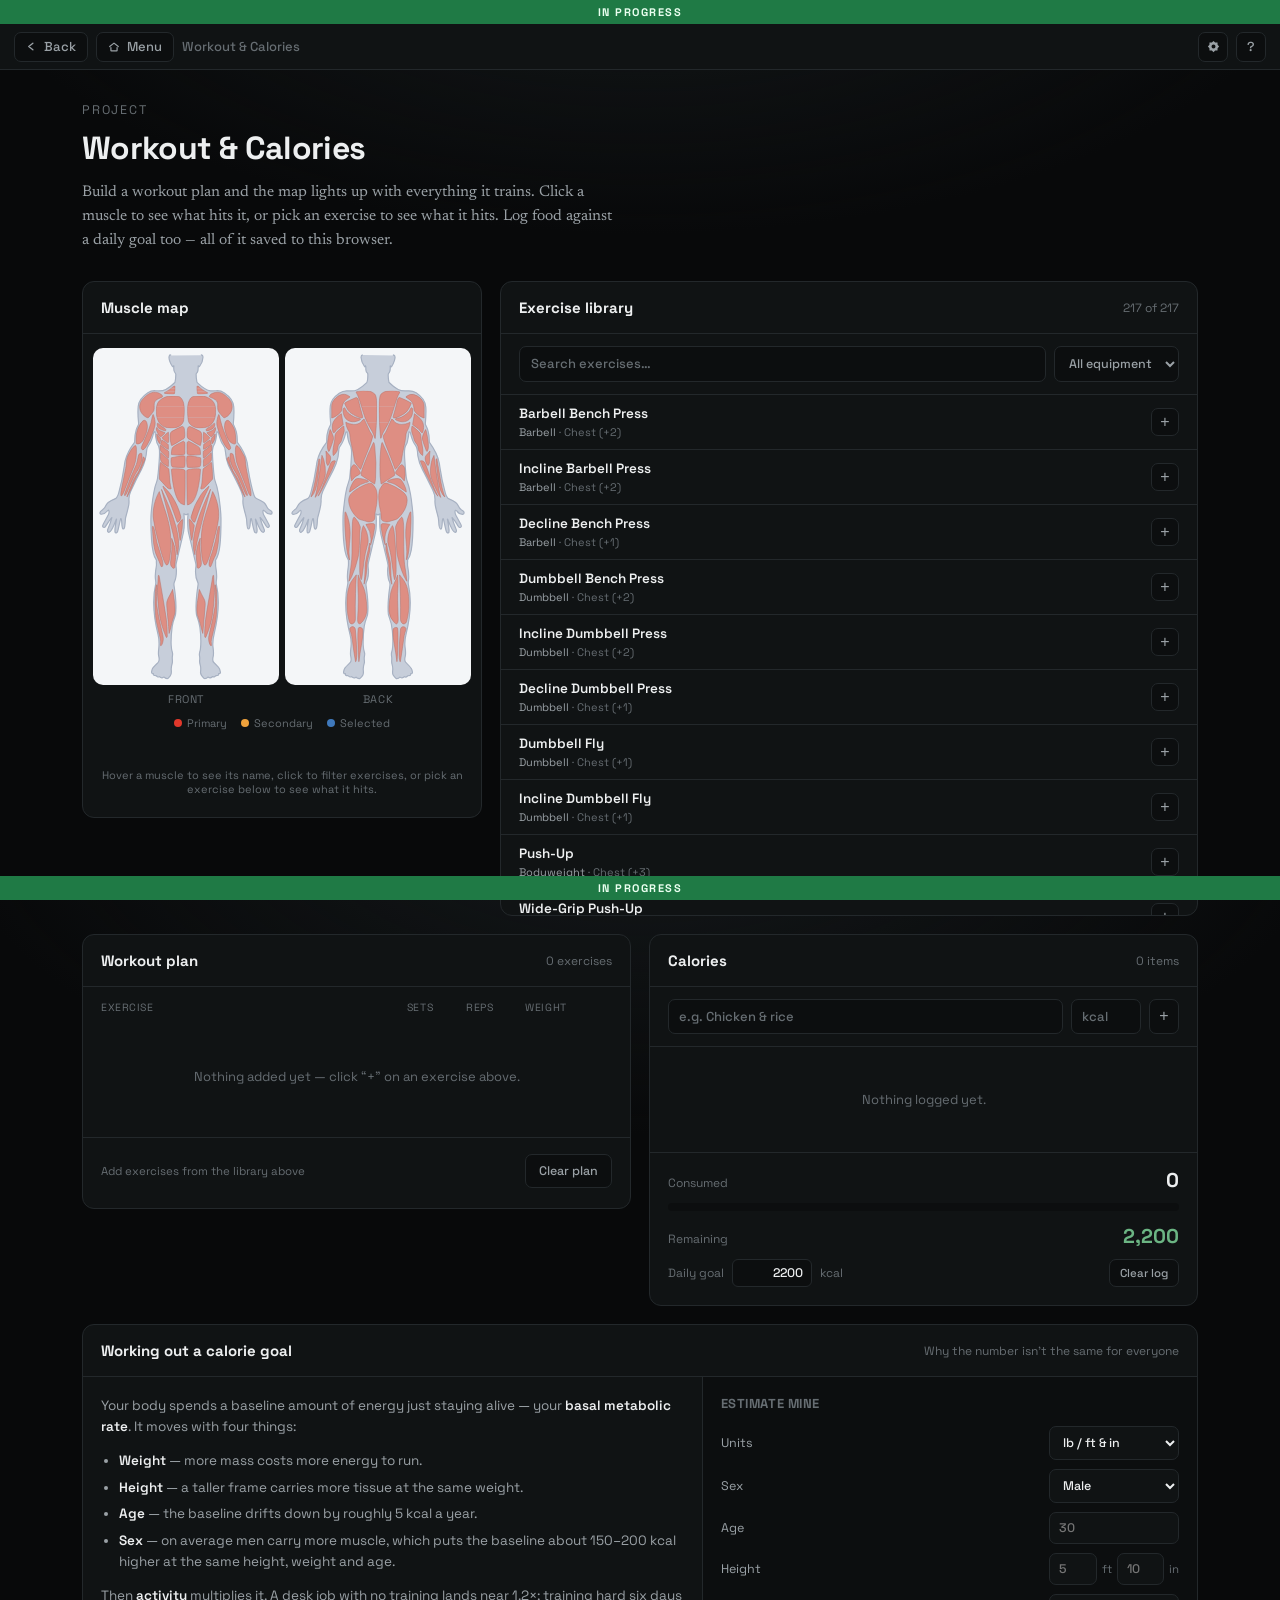
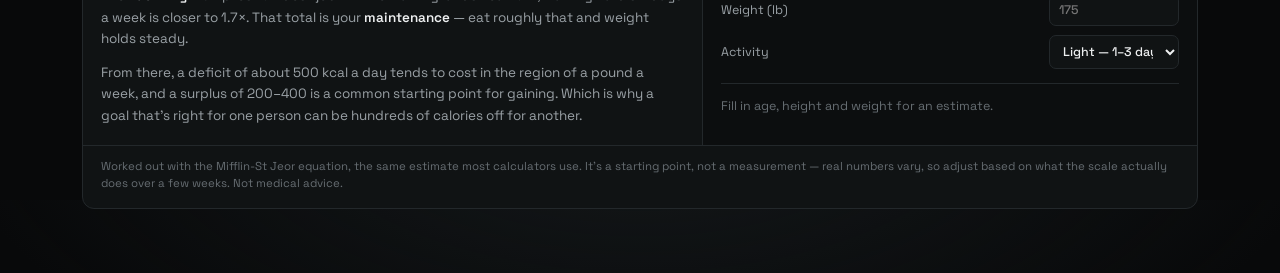
<file: workout-tracker/tracker.html>
<!doctype html>
<html>
<head>
<script>try{var t=localStorage.getItem("site:theme");document.documentElement.dataset.theme=(t==="light")?"light":"dark"}catch(e){document.documentElement.dataset.theme="dark"}</script>
<meta charset="utf-8">
<meta name="viewport" content="width=device-width,initial-scale=1">
<title>Workout &amp; Calories</title>
<link rel="preconnect" href="https://fonts.googleapis.com">
<link rel="preconnect" href="https://fonts.gstatic.com" crossorigin>
<link href="https://fonts.googleapis.com/css2?family=Space+Grotesk:wght@400;500;700&family=Newsreader:ital,opsz,wght@0,6..72,300;0,6..72,400;1,6..72,300&display=swap" rel="stylesheet">
<link rel="stylesheet" href="../assets/theme.css?v=6">
<link rel="stylesheet" href="../assets/sitebar.css?v=6">
<link rel="stylesheet" href="style.css?v=11">
</head>
<body>
<div class="page">

  <p class="eyebrow">Project</p>
  <h1>Workout &amp; Calories</h1>
  <p class="blurb">Build a workout plan and the map lights up with everything it trains. Click a muscle to see what hits it, or pick an exercise to see what it hits. Log food against a daily goal too — all of it saved to this browser.</p>

  <div class="explorer">

    <section class="panel mapcard">
      <div class="panel-head">
        <h2>Muscle map</h2>
      </div>
      <div class="panel-body">
        <div class="maps">
          <div>
            <svg class="mapsvg" id="mapFront"  xmlns="http://www.w3.org/2000/svg"></svg>
            <div class="map-label">Front</div>
          </div>
          <div>
            <svg class="mapsvg" id="mapBack"  xmlns="http://www.w3.org/2000/svg"></svg>
            <div class="map-label">Back</div>
          </div>
        </div>
        <div class="map-legend">
          <span><i class="dot is-primary"></i>Primary</span>
          <span><i class="dot is-secondary"></i>Secondary</span>
          <span><i class="dot is-filtered"></i>Selected</span>
        </div>
        <div class="map-filter-row" id="mapFilterRow"></div>
        <p class="map-hint" id="mapHint">Hover a muscle to see its name, click to filter exercises, or pick an exercise below to see what it hits.</p>
      </div>
    </section>

    <section class="panel">
      <div class="panel-head">
        <h2>Exercise library</h2>
        <p id="libraryCount"></p>
      </div>
      <div class="exercise-toolbar">
        <input type="text" id="exerciseSearch" placeholder="Search exercises&hellip;">
        <select id="equipmentFilter">
          <option value="">All equipment</option>
        </select>
      </div>
      <div class="exercise-list" id="exerciseList"></div>
    </section>

  </div>

  <div class="trackers">

    <section class="panel">
      <div class="panel-head">
        <h2>Workout plan</h2>
        <p id="workoutSummary"></p>
      </div>
      <div class="entry-head-row" id="workoutHeadRow" hidden>
        <span>Exercise</span><span>Sets</span><span>Reps</span><span>Weight</span><span></span>
      </div>
      <div class="entry-list" id="workoutList"></div>
      <div class="panel-foot">
        <span style="font-size:11.5px;color:var(--ink-dim)">Add exercises from the library above</span>
        <button type="button" class="ghost-btn" id="clearWorkout">Clear plan</button>
      </div>
    </section>

    <section class="panel">
      <div class="panel-head">
        <h2>Calories</h2>
        <p id="calSummaryLabel"></p>
      </div>
      <div class="cal-add-row">
        <input type="text" id="foodName" placeholder="e.g. Chicken &amp; rice" maxlength="60">
        <input type="number" id="foodCal" placeholder="kcal" min="0" step="1">
        <button type="button" class="cal-add-btn" id="foodAdd" aria-label="Add food">+</button>
      </div>
      <div class="entry-list" id="foodList"></div>
      <div class="cal-summary">
        <div class="cal-summary-row">
          <span class="label">Consumed</span>
          <span class="value" id="calConsumed">0</span>
        </div>
        <div class="cal-bar"><div class="cal-bar-fill" id="calBarFill"></div></div>
        <div class="cal-summary-row">
          <span class="label" id="calRemainingLabel">Remaining</span>
          <span class="value" id="calRemaining">0</span>
        </div>
        <div class="cal-goal-row">
          Daily goal
          <input type="number" id="calGoal" min="0" step="50">
          <span>kcal</span>
          <button type="button" class="ghost-btn small" id="clearFood" style="margin-left:auto">Clear log</button>
        </div>
      </div>
    </section>

  </div>

  <section class="panel guide-panel">
    <div class="panel-head">
      <h2>Working out a calorie goal</h2>
      <p>Why the number isn't the same for everyone</p>
    </div>
    <div class="guide-grid">
      <div class="guide-copy">
        <p>Your body spends a baseline amount of energy just staying alive — your <b>basal metabolic rate</b>. It moves with four things:</p>
        <ul>
          <li><b>Weight</b> — more mass costs more energy to run.</li>
          <li><b>Height</b> — a taller frame carries more tissue at the same weight.</li>
          <li><b>Age</b> — the baseline drifts down by roughly 5 kcal a year.</li>
          <li><b>Sex</b> — on average men carry more muscle, which puts the baseline about 150–200 kcal higher at the same height, weight and age.</li>
        </ul>
        <p>Then <b>activity</b> multiplies it. A desk job with no training lands near 1.2×; training hard six days a week is closer to 1.7×. That total is your <b>maintenance</b> — eat roughly that and weight holds steady.</p>
        <p>From there, a deficit of about 500 kcal a day tends to cost in the region of a pound a week, and a surplus of 200–400 is a common starting point for gaining. Which is why a goal that's right for one person can be hundreds of calories off for another.</p>
      </div>

      <div class="guide-calc">
        <h3>Estimate mine</h3>
        <div class="calc-row">
          <label for="calcUnits">Units</label>
          <select id="calcUnits">
            <option value="imperial">lb / ft &amp; in</option>
            <option value="metric">kg / cm</option>
          </select>
        </div>
        <div class="calc-row">
          <label for="calcSex">Sex</label>
          <select id="calcSex">
            <option value="male">Male</option>
            <option value="female">Female</option>
          </select>
        </div>
        <div class="calc-row">
          <label for="calcAge">Age</label>
          <input type="number" id="calcAge" min="14" max="100" step="1" placeholder="30">
        </div>
        <div class="calc-row" id="calcRowCm" hidden>
          <label for="calcHeightCm">Height (cm)</label>
          <input type="number" id="calcHeightCm" min="120" max="230" step="1" placeholder="178">
        </div>
        <div class="calc-row" id="calcRowFtIn">
          <label for="calcFt">Height</label>
          <div class="calc-ftin">
            <input type="number" id="calcFt" min="3" max="7" step="1" placeholder="5" aria-label="Height, feet">
            <span>ft</span>
            <input type="number" id="calcIn" min="0" max="11" step="1" placeholder="10" aria-label="Height, inches">
            <span>in</span>
          </div>
        </div>
        <div class="calc-row">
          <label for="calcWeight">Weight (<span id="calcWeightUnit">lb</span>)</label>
          <input type="number" id="calcWeight" min="50" max="700" step="1" placeholder="175">
        </div>
        <div class="calc-row">
          <label for="calcActivity">Activity</label>
          <select id="calcActivity">
            <option value="1.2">Desk job, no training</option>
            <option value="1.375">Light — 1–3 days a week</option>
            <option value="1.55">Moderate — 3–5 days a week</option>
            <option value="1.725">Hard — 6–7 days a week</option>
            <option value="1.9">Athlete or physical job</option>
          </select>
        </div>
        <div class="calc-out" id="calcOut"></div>
      </div>
    </div>
    <p class="guide-note">Worked out with the Mifflin-St Jeor equation, the same estimate most calculators use. It's a starting point, not a measurement — real numbers vary, so adjust based on what the scale actually does over a few weeks. Not medical advice.</p>
  </section>

</div>

<script src="app.js?v=10"></script>
<script src="../assets/sitebar.js?v=7" data-root="../" data-where="Workout & Calories"></script>
<script src="../assets/wip-banner.js?v=2"></script>
</body>
</html>
</file>
<file: assets/theme.css>
/* ============================================================
   SHARED PALETTE — one source of truth for both themes.

   Every page used to declare these nine variables itself, with the
   same dark values copied into each stylesheet. They live here now,
   so a page's own :root only carries what is genuinely its own.

   Load this BEFORE the page's stylesheet.

   Roles, so the light values are not just "the dark ones inverted":
     --ground-deep  the backdrop the page sits on
     --ground       the page surface, and the well inside a panel
     --panel        a raised surface: cards, rails, drawers
     --panel-hi     that surface under the pointer
     --line         borders and rules
     --ink          body text and headings
     --ink-mid      secondary text
     --ink-dim      captions, placeholders, disabled
     --accent       a solid button's fill
     --on-accent    text on that fill
   ============================================================ */

/* Thin scrollbars everywhere. Three pages had styled theirs and the rest had
   not, so the default bar was both a different colour and a different width —
   which quietly moved the right edge of the page, and with it anything
   anchored to it, by a few pixels from page to page. */
*{scrollbar-width:thin;scrollbar-color:var(--line) transparent}
::-webkit-scrollbar{width:9px;height:9px}
::-webkit-scrollbar-track{background:transparent}
::-webkit-scrollbar-thumb{background:var(--line);border-radius:5px}
::-webkit-scrollbar-thumb:hover{background:var(--ink-dim)}

:root,
:root[data-theme="dark"]{
  color-scheme:dark;

  --ground:#0C0E0F;
  --ground-deep:#08090A;
  --panel:#101314;
  --panel-hi:#1A1E20;
  --line:#23282B;
  --ink:#EDEFF0;
  --ink-mid:#9AA1A6;
  --ink-dim:#666D72;
  --focus:#EDEFF0;

  --accent:#FFFFFF;
  --on-accent:#08090A;
  --accent-hover:#DDE3E7;

  /* the wash behind the top of every page */
  --body-tint:#14181A;

  /* the home page's tiles are glass: a tint, an edge, and two inset
     hairlines that fake a lit top-left and a shaded bottom-right */
  --glass:rgba(255,255,255,.09);
  --glass-2:rgba(255,255,255,.02);
  --glass-hi:rgba(255,255,255,.15);
  --glass-hi-2:rgba(255,255,255,.04);
  --glass-edge:rgba(255,255,255,.16);
  --glass-edge-hi:rgba(255,255,255,.32);
  --glass-lit:rgba(255,255,255,.25);
  --glass-shade:rgba(0,0,0,.45);
  --drop:rgba(0,0,0,.45);

  /* long-form reading text, a touch softer than --ink */
  --prose:#DDE3E7;
  /* the concept map's node fill, used by CSS and by the canvas alike */
  --node-fill:#131719;
  --edge:#9AA1A6;
  --edge-lit:#FFFFFF;

  --danger:#E0584F;
  --on-danger:#FFFFFF;

  /* a hairline shadow does nothing on near-black; light mode needs one */
  --lift:none;
}

:root[data-theme="light"]{
  color-scheme:light;

  --ground:#F4F4F1;
  --ground-deep:#EDEDE8;
  --panel:#FFFFFF;
  --panel-hi:#E9E9E3;
  --line:#DCDCD3;
  --ink:#16181B;
  --ink-mid:#585F66;
  --ink-dim:#848B93;
  --focus:#16181B;

  --accent:#16181B;
  --on-accent:#FFFFFF;
  --accent-hover:#34383D;

  /* The same wash, warmed rather than darkened. On a light page the tint
     has to sit slightly darker than the ground to read as a wash at all,
     which is the opposite of what it does on a dark one. */
  --body-tint:#E4E4DD;

  /* Glass is white-on-dark by construction. On white it disappears, so
     light mode tints with ink instead and the lit and shaded hairlines
     swap round: light from above still means a pale top edge, but here
     that is the panel itself and the shading has to darken. */
  --glass:rgba(22,24,27,.035);
  --glass-2:rgba(22,24,27,.012);
  --glass-hi:rgba(22,24,27,.07);
  --glass-hi-2:rgba(22,24,27,.02);
  --glass-edge:rgba(22,24,27,.14);
  --glass-edge-hi:rgba(22,24,27,.28);
  --glass-lit:rgba(255,255,255,.9);
  --glass-shade:rgba(22,24,27,.10);
  --drop:rgba(20,22,26,.16);

  --prose:#23262A;
  --node-fill:#FFFFFF;
  --edge:#6E767D;
  --edge-lit:#16181B;

  --danger:#C4362C;
  --on-danger:#FFFFFF;

  --lift:0 1px 2px rgba(20,22,26,.05);
}
</file>
<file: assets/sitebar.css>
/* ============================================================
   SITE BAR — the one strip every page carries, built by sitebar.js.

   Back, Menu, Settings and Help, in the same place and the same
   shape everywhere, so leaving a project never means hunting for a
   differently-placed link.

   Pages that scroll get body padding to clear it. Pages that are a
   fixed app shell (the concept map) set <body class="app-shell">
   instead and give up that much height.
   ============================================================ */

/* --chrome-top / --chrome-bottom are room claimed by something fixed OUTSIDE
   this bar. U-Not-E's "In progress" strips set them; everywhere else they are
   zero, and every offset below is written in terms of them so the bar does not
   have to know what is up there. */
:root{ --sitebar-h:46px; --chrome-top:0px; --chrome-bottom:0px; }

.sitebar{
  position:fixed;
  top:var(--chrome-top);
  left:0;
  right:0;
  z-index:90;
  height:var(--sitebar-h);
  display:flex;
  align-items:center;
  gap:8px;
  padding:0 14px;
  background:var(--panel);
  border-bottom:1px solid var(--line);
  font-family:"Space Grotesk",system-ui,sans-serif;
}

.sb-btn{
  display:inline-flex;
  align-items:center;
  gap:7px;
  height:30px;
  padding:0 11px;
  background:var(--ground);
  border:1px solid var(--line);
  border-radius:7px;
  color:var(--ink-mid);
  font:500 13px "Space Grotesk",sans-serif;
  text-decoration:none;
  cursor:pointer;
  white-space:nowrap;
}
.sb-btn:hover{color:var(--ink);border-color:var(--ink-dim)}
.sb-btn:focus-visible{outline:2px solid var(--focus);outline-offset:1px}
.sb-btn svg{flex:0 0 auto}

/* Back with nothing behind it — a landing straight into this page. It keeps
   its slot rather than vanishing, the way a browser's own Back does. */
.sb-btn:disabled{opacity:.45;cursor:default}
.sb-btn:disabled:hover{color:var(--ink-mid);border-color:var(--line)}
.sb-btn--icon{width:30px;padding:0;justify-content:center}
.sb-spacer{margin-left:auto}

/* the project's own name, so the bar says where you are */
.sb-where{
  min-width:0;
  overflow:hidden;
  text-overflow:ellipsis;
  white-space:nowrap;
  font:500 13px "Space Grotesk",sans-serif;
  color:var(--ink-dim);
}

/* ---------- panels hung off the bar ---------- */
.sb-pop{
  position:fixed;
  top:calc(var(--chrome-top) + var(--sitebar-h) + 6px);
  right:12px;
  z-index:91;
  width:min(340px,calc(100vw - 24px));
  max-height:calc(100dvh - var(--chrome-top) - var(--chrome-bottom) - var(--sitebar-h) - 24px);
  overflow-y:auto;
  padding:16px 18px 18px;
  background:var(--panel);
  border:1px solid var(--line);
  border-radius:11px;
  box-shadow:0 18px 44px rgba(0,0,0,.42);
}
:root[data-theme="light"] .sb-pop{box-shadow:0 18px 44px rgba(20,22,26,.16)}
.sb-pop[hidden]{display:none}
.sb-pop h2{
  margin:0 0 2px;
  font:700 17px "Space Grotesk",sans-serif;
  letter-spacing:-0.01em;
  color:var(--ink);
}
.sb-pop p{
  margin:0 0 12px;
  font-family:"Newsreader",Georgia,serif;
  font-size:15px;
  line-height:1.55;
  color:var(--ink-mid);
}
.sb-pop p:last-child{margin-bottom:0}
.sb-pop h3{
  margin:18px 0 6px;
  font:500 12.5px "Space Grotesk",sans-serif;
  letter-spacing:.03em;
  text-transform:uppercase;
  color:var(--ink-dim);
}
.sb-pop-head{display:flex;align-items:flex-start;gap:10px;margin-bottom:10px}
.sb-pop-head h2{flex:1;min-width:0}
.sb-close{
  flex:0 0 auto;
  width:26px;height:26px;
  display:grid;place-items:center;
  background:none;
  border:1px solid transparent;
  border-radius:6px;
  color:var(--ink-dim);
  font-size:19px;
  line-height:1;
  cursor:pointer;
}
.sb-close:hover{color:var(--ink);border-color:var(--line);background:var(--ground)}
.sb-close:focus-visible{outline:2px solid var(--focus);outline-offset:1px}

/* ---------- theme switch ---------- */
.sb-seg{display:flex;gap:0;margin-bottom:4px}
.sb-seg button{
  flex:1;
  display:inline-flex;
  align-items:center;
  justify-content:center;
  gap:7px;
  padding:8px 10px;
  background:var(--ground);
  border:1px solid var(--line);
  color:var(--ink-mid);
  font:500 13px "Space Grotesk",sans-serif;
  cursor:pointer;
}
.sb-seg button:first-child{border-radius:7px 0 0 7px}
.sb-seg button:last-child{border-radius:0 7px 7px 0;border-left:0}
.sb-seg button:hover{color:var(--ink)}
.sb-seg button[aria-pressed="true"]{
  background:var(--accent);
  border-color:var(--accent);
  color:var(--on-accent);
}
.sb-seg button:focus-visible{outline:2px solid var(--focus);outline-offset:1px}

/* anything a page wants to add to the settings panel lands here */
#sbExtra:empty{display:none}
#sbExtra{margin-top:6px}

/* ---------- erasing everything ---------- */
.sb-pop .sb-note{
  margin:0 0 9px;
  font-family:"Space Grotesk",sans-serif;
  font-size:12px;
  line-height:1.45;
  color:var(--ink-dim);
}
.sb-wide-btn{
  display:block;
  width:100%;
  padding:9px 12px;
  background:var(--ground);
  border:1px solid var(--line);
  border-radius:7px;
  color:var(--ink-mid);
  font:500 13px "Space Grotesk",sans-serif;
  cursor:pointer;
}
.sb-wide-btn:focus-visible{outline:2px solid var(--focus);outline-offset:1px}
.sb-danger:hover{color:var(--danger);border-color:var(--danger)}
/* armed: it takes a second click, and it should look like it means it */
.sb-danger.is-armed{
  background:var(--danger);
  border-color:var(--danger);
  color:var(--on-danger);
}
.sb-danger.is-armed:hover{color:var(--on-danger)}

/* ---------- page clearance ----------
   A scrolling page is pushed down by the bar. A fixed app shell cannot be
   pushed — it is sized to the viewport — so it gives up that much height
   and starts below instead. */
body{padding-top:calc(var(--chrome-top) + var(--sitebar-h))}
body.app-shell{padding-top:0}
body.app-shell .shell{
  margin-top:calc(var(--chrome-top) + var(--sitebar-h));
  height:calc(100dvh - var(--chrome-top) - var(--chrome-bottom) - var(--sitebar-h));
}

@media (max-width:560px){
  .sb-where{display:none}
  .sb-btn--wide span{display:none}
  .sb-btn--wide{width:30px;padding:0;justify-content:center}
}
</file>
<file: style.css>
:root{
}
*{box-sizing:border-box}
html,body{height:100%}
body{
  margin:0;
  background:
    radial-gradient(ellipse 90% 60% at 50% -10%, var(--body-tint) 0%, transparent 60%),
    var(--ground-deep);
  color:var(--ink);
  font-family:"Space Grotesk",system-ui,sans-serif;
  min-height:100dvh;
}

.page{
  position:relative;
  z-index:1;
  max-width:1040px;
  margin:0 auto;
  padding:40px 32px 40px; /* 24px + the 24px "In progress" banner pinned above (see wip-banner.js) */
  min-height:100dvh;
  display:flex;
  flex-direction:column;
}

@media (max-width:560px){
  .page{padding:38px 20px 28px} /* 14px + the 24px top banner */
}

header{margin-bottom:56px}
.eyebrow{
  margin:0 0 12px;
  font-size:12.5px;
  letter-spacing:.14em;
  text-transform:uppercase;
  color:var(--ink-dim);
}
h1{
  margin:0;
  font-size:38px;
  line-height:1.12;
  font-weight:700;
  letter-spacing:-0.02em;
}
h1 span{display:block;color:var(--ink-dim);font-weight:400}
.blurb{
  margin:16px 0 0;
  max-width:52ch;
  font-family:"Newsreader",Georgia,serif;
  font-size:16px;
  line-height:1.55;
  color:var(--ink-mid);
}

.grid{
  position:relative;
  z-index:1;
  display:grid;
  grid-template-columns:repeat(auto-fill,minmax(200px,1fr));
  gap:16px;
}

.tile{
  position:relative;
  z-index:1;
  display:flex;
  flex-direction:column;
  justify-content:space-between;
  aspect-ratio:1/1;
  padding:20px;
  border-radius:6px;
  background:linear-gradient(135deg, var(--glass), var(--glass-2));
  border:1px solid var(--glass-edge);
  box-shadow:
    inset 1px 1px 0 var(--glass-lit),
    inset -1px -1px 0 var(--glass-shade);
  backdrop-filter:blur(8px) saturate(1.05);
  -webkit-backdrop-filter:blur(8px) saturate(1.05);
  text-decoration:none;
  color:var(--ink);
  cursor:pointer;
  transition:transform .18s ease, border-color .18s ease, background .18s ease;
}
.tile:hover{
  background:linear-gradient(135deg, var(--glass-hi), var(--glass-hi-2));
  border-color:var(--glass-edge-hi);
}
.tile:focus-visible{outline:2px solid var(--focus);outline-offset:2px}

.tile .icon{
  width:38px;height:38px;
  display:flex;align-items:center;justify-content:center;
  color:var(--ink);
}
.tile .icon svg{width:100%;height:100%}

.tile .label{
  font-size:15px;
  font-weight:500;
  letter-spacing:-0.01em;
}
.tile .sub{
  margin-top:3px;
  font-size:12.5px;
  color:var(--ink-dim);
  font-weight:400;
}

.tile .go{
  position:absolute;
  top:16px;right:16px;
  width:22px;height:22px;
  border-radius:50%;
  border:1px solid var(--line);
  display:flex;align-items:center;justify-content:center;
  color:var(--ink-dim);
  transition:border-color .16s ease, color .16s ease, transform .16s ease;
}
.tile:hover .go{border-color:var(--ink-mid);color:var(--ink);transform:translate(1px,-1px)}
.tile .go svg{width:11px;height:11px}

/* placeholder / coming-soon tiles */
.tile.placeholder{
  cursor:default;
  border-style:dashed;
  color:var(--ink-dim);
}
.tile.placeholder:hover{
  background:var(--panel);
  border-color:var(--line);
  transform:none;
}
.tile.placeholder .icon{color:var(--ink-dim)}
.tile.placeholder .go{display:none}
.tile.placeholder .label{color:var(--ink-mid)}

/* project categories -- each is its own heading + its own .grid, so the
   auto-fill tile layout still works exactly the same within a section */
.category{margin-bottom:40px}
.category:last-child{margin-bottom:0}
.category-title{
  margin:0 0 14px;
  font-size:12.5px;
  font-weight:700;
  letter-spacing:.1em;
  text-transform:uppercase;
  color:var(--ink-mid);
}

@media (max-width:560px){
  .page{padding:78px 20px 28px}
  header{margin-bottom:32px}
  h1{font-size:30px}
  .blurb{font-size:14.5px}

  .grid{grid-template-columns:1fr;gap:10px}

  .tile{
    flex-direction:row;
    align-items:center;
    justify-content:flex-start;
    aspect-ratio:auto;
    gap:14px;
    padding:14px 46px 14px 14px;
  }
  .tile .icon{width:30px;height:30px;flex:0 0 auto}
  .tile .icon + div{flex:1;min-width:0}
  .tile .go{top:50%;right:14px;transform:translateY(-50%)}
  .tile:hover .go{transform:translateY(-50%) translate(1px,-1px)}
}
</file>
<file: from-bits-to-models/style.css>
:root{
    /* the page is dark, so browser-drawn furniture -- scrollbars, form
       controls, the overscroll gutter -- has to be told that too */


    --rail:296px;
    --drawer:352px;
  }

  *{box-sizing:border-box}

  /* Thin dark scrollbars, matching the workout and schedule tools. The rail,
     the drawer, the booklet's contents list and its text all scroll, and a
     default light browser scrollbar on each was the loudest thing on screen. */
  *{scrollbar-width:thin;scrollbar-color:var(--line) transparent}
  ::-webkit-scrollbar{width:9px;height:9px}
  ::-webkit-scrollbar-track{background:transparent}
  ::-webkit-scrollbar-thumb{background:var(--line);border-radius:5px}
  ::-webkit-scrollbar-thumb:hover{background:var(--ink-dim)}

  html,body{height:100%}
  body{
    margin:0;
    background:var(--ground-deep);
    color:var(--ink);
    font-family:"Space Grotesk",system-ui,sans-serif;
    overflow:hidden;
  }

  .shell{display:flex;height:100vh;height:100dvh}

  /* ---------- left rail ----------
     Resizable (drag the right edge), collapsible to nothing, and every
     group inside it folds away, so the panel ends up only as tall as the
     controls you actually keep open. All three stick across visits. */
  .rail{
    position:relative;
    width:var(--rail);
    flex:0 0 var(--rail);
    background:var(--panel);
    border-right:1px solid var(--line);
    display:flex;
    flex-direction:column;
    min-height:0;
    min-width:0;
  }
  .rail.is-collapsed{display:none}
  .rail-topbar{
    flex:0 0 auto;
    padding:12px 14px 12px 18px;
    border-bottom:1px solid var(--line);
    display:flex;
    align-items:center;
    gap:8px;
  }
  .browse-toggle{
    display:none; /* shown on mobile only -- see the max-width:900px block */
    align-items:center;
    gap:6px;
    padding:7px 11px;
    background:var(--ground);
    border:1px solid var(--line);
    border-radius:7px;
    color:var(--ink-mid);
    font:500 13px "Space Grotesk",sans-serif;
    cursor:pointer;
  }
  .browse-toggle svg{transition:transform .16s ease}
  .browse-toggle[aria-expanded="true"] svg{transform:rotate(180deg)}
  .browse-toggle:hover{color:var(--ink);border-color:var(--ink-dim)}
  .rail-collapse{
    margin-left:auto;
    flex:0 0 auto;
    width:28px;height:28px;
    display:grid;place-items:center;
    background:none;
    border:1px solid transparent;
    border-radius:7px;
    color:var(--ink-dim);
    cursor:pointer;
  }
  .rail-collapse:hover{color:var(--ink);border-color:var(--line);background:var(--ground)}
  .rail-collapse:focus-visible{outline:2px solid var(--focus);outline-offset:1px}

  /* the only thing left on screen once the panel is gone */
  .rail-reopen{
    position:fixed;
    top:calc(var(--chrome-top) + var(--sitebar-h) + 10px);
    left:12px;
    z-index:8;
    width:32px;height:32px;
    display:grid;place-items:center;
    background:var(--panel);
    border:1px solid var(--line);
    border-radius:8px;
    color:var(--ink-mid);
    cursor:pointer;
  }
  .rail-reopen:hover{color:var(--ink);border-color:var(--ink-dim)}
  .rail-reopen:focus-visible{outline:2px solid var(--focus);outline-offset:1px}
  /* author display beats the UA [hidden] rule, so the attribute needs saying */
  .rail-reopen[hidden]{display:none}

  /* drag handle straddling the right border */
  .rail-grip{
    position:absolute;
    top:0;
    bottom:0;
    right:-3px;
    width:7px;
    z-index:5;
    cursor:col-resize;
    touch-action:none;
  }
  .rail-grip::after{
    content:"";
    position:absolute;
    inset:0 3px;
    background:transparent;
    transition:background .12s ease;
  }
  .rail-grip:hover::after,
  .rail-grip.is-dragging::after,
  .rail-grip:focus-visible::after{background:var(--ink-dim)}
  .rail-grip:focus-visible{outline:none}

  .rail-body{display:flex;flex-direction:column;min-height:0;flex:1}
  .rail-head{padding:16px 18px 12px}
  .wordmark{
    margin:0;
    font-size:22px;
    line-height:1.08;
    font-weight:700;
    letter-spacing:-0.02em;
  }
  .wordmark span{display:block;color:var(--ink-dim);font-weight:400;font-size:22px}

  .search-wrap{padding:0 18px 12px}
  .search{
    width:100%;
    padding:9px 12px;
    background:var(--ground);
    border:1px solid var(--line);
    border-radius:7px;
    color:var(--ink);
    font:400 14px "Space Grotesk",sans-serif;
  }
  .search::placeholder{color:var(--ink-dim)}
  .search:focus{outline:2px solid var(--focus);outline-offset:1px;border-color:transparent}

  /* ---------- folding sections ---------- */
  .rail-scroll{flex:1;min-height:0;overflow-y:auto;overscroll-behavior:contain}
  .sec{border-top:1px solid var(--line)}
  .sec:first-child{border-top:0}
  .sec-head{
    display:flex;
    align-items:center;
    gap:9px;
    width:100%;
    padding:11px 18px;
    background:none;
    border:0;
    color:var(--ink-mid);
    font:500 12.5px "Space Grotesk",sans-serif;
    letter-spacing:.02em;
    text-align:left;
    cursor:pointer;
  }
  .sec-head:hover{color:var(--ink);background:var(--panel-hi)}
  .sec-head:focus-visible{outline:2px solid var(--focus);outline-offset:-2px}
  .sec-name{flex:0 0 auto}
  .sec-meta{
    margin-left:auto;
    min-width:0;
    overflow:hidden;
    text-overflow:ellipsis;
    white-space:nowrap;
    color:var(--ink-dim);
    font-weight:400;
  }
  .sec-chev{
    flex:0 0 7px;
    width:7px;height:7px;
    border-right:1.4px solid currentColor;
    border-bottom:1.4px solid currentColor;
    transform:rotate(45deg) translate(-1px,-1px);
    transition:transform .15s ease;
  }
  .sec.is-shut .sec-chev{transform:rotate(-45deg) translate(-1px,1px)}
  .sec.is-shut .sec-body{display:none}
  .sec-body{padding-bottom:10px}

  .goals{padding:0 10px}
  .goal-btn{
    display:flex;
    align-items:center;
    gap:10px;
    width:100%;
    padding:7px 8px;
    margin-bottom:1px;
    background:none;
    border:0;
    border-radius:7px;
    color:var(--ink-dim);
    font:500 13.5px "Space Grotesk",sans-serif;
    text-align:left;
    cursor:pointer;
  }
  .goal-btn:hover{background:var(--panel-hi)}
  .goal-btn:focus-visible{outline:2px solid var(--focus);outline-offset:-2px}
  .goal-btn[aria-pressed="true"]{color:var(--ink)}
  .box{
    width:13px;height:13px;flex:0 0 13px;
    border:1px solid var(--ink-dim);
    border-radius:3px;
  }
  .goal-btn[aria-pressed="true"] .box{background:var(--accent);border-color:var(--accent)}
  .goal-note{
    margin:8px 18px 0;
    font-family:"Newsreader",Georgia,serif;
    font-size:13px;
    line-height:1.45;
    color:var(--ink-dim);
  }

  .starts{padding:0 10px}
  .start-btn{
    display:flex;
    gap:10px;
    width:100%;
    padding:7px 8px;
    background:none;
    border:0;
    border-radius:7px;
    color:var(--ink);
    text-align:left;
    cursor:pointer;
    font-family:"Space Grotesk",sans-serif;
  }
  .start-btn:hover{background:var(--panel-hi)}
  .start-btn:focus-visible{outline:2px solid var(--focus);outline-offset:-2px}
  .dot{
    width:7px;height:7px;border-radius:50%;
    background:var(--ink);
    flex:0 0 7px;
    margin-top:5px;
    box-shadow:0 0 0 3px var(--panel-hi);
  }
  .start-text{display:block;min-width:0}
  .start-text strong{display:block;font-size:13.5px;font-weight:500}
  .start-text em{
    display:block;
    margin-top:2px;
    font-family:"Newsreader",Georgia,serif;
    font-style:normal;
    font-size:12.5px;
    line-height:1.4;
    color:var(--ink-dim);
  }

  .lines{padding:0 10px}
  .line-btn{
    display:flex;
    align-items:center;
    gap:10px;
    width:100%;
    min-width:0;
    padding:7px 8px;
    margin-bottom:1px;
    background:none;
    border:0;
    border-radius:7px;
    color:var(--ink);
    font:500 13.5px "Space Grotesk",sans-serif;
    text-align:left;
    cursor:pointer;
  }
  .line-btn:hover{background:var(--panel-hi)}
  .line-btn:focus-visible{outline:2px solid var(--focus);outline-offset:-2px}
  /* An active category is stated positively -- a filled swatch and a raised
     row -- rather than left to read as "the one that isn't greyed". */
  .line-btn[aria-pressed="true"]{background:var(--panel-hi);color:var(--ink)}
  .line-btn[aria-pressed="true"] .swatch{background:var(--sw)}
  .line-btn[aria-pressed="false"]{color:var(--ink-dim)}
  .line-btn[aria-pressed="false"] .swatch{opacity:.45}
  .line-name{min-width:0;overflow:hidden;text-overflow:ellipsis;white-space:nowrap}
  .line-count{margin-left:auto;color:var(--ink-dim);font-size:12.5px;font-weight:400}

  /* a miniature of the pill you look for on the map */
  .swatch{
    width:22px;height:13px;flex:0 0 22px;
    border:1.5px solid var(--sw);
    border-radius:4px;
    background:var(--node-fill);
  }
  .legend-note{
    margin:10px 18px 0;
    font-family:"Newsreader",Georgia,serif;
    font-size:13px;
    line-height:1.45;
    color:var(--ink-dim);
  }

  .layouts{padding:0 10px;display:flex;flex-direction:column;gap:1px}
  .layout-btn{
    display:flex;
    align-items:center;
    gap:10px;
    width:100%;
    min-width:0;
    padding:7px 8px;
    background:none;
    border:0;
    border-radius:7px;
    color:var(--ink-dim);
    font:500 13.5px "Space Grotesk",sans-serif;
    text-align:left;
    cursor:pointer;
  }
  .layout-btn:hover{background:var(--panel-hi);color:var(--ink)}
  .layout-btn:focus-visible{outline:2px solid var(--focus);outline-offset:-2px}
  .layout-btn[aria-pressed="true"]{color:var(--ink);background:var(--panel-hi)}
  .layout-ico{
    flex:0 0 26px;
    height:20px;
    display:grid;
    place-items:center;
    color:var(--ink-dim);
  }
  .layout-btn[aria-pressed="true"] .layout-ico{color:var(--ink)}

  .rail-foot{padding:14px 22px 20px;border-top:1px solid var(--line);display:flex;flex-wrap:wrap;gap:8px}
  .ghost{
    padding:7px 11px;
    background:var(--ground);
    border:1px solid var(--line);
    border-radius:7px;
    color:var(--ink-mid);
    font:500 13px "Space Grotesk",sans-serif;
    cursor:pointer;
  }
  .ghost:hover{color:var(--ink);border-color:var(--ink-dim)}
  .ghost:focus-visible{outline:2px solid var(--focus);outline-offset:1px}

  /* ---------- map ---------- */
  .map{position:relative;flex:1;min-width:0;
    background:radial-gradient(ellipse 90% 70% at 50% 45%, var(--panel) 0%, var(--ground-deep) 78%)}
  .grain{position:absolute;inset:0;pointer-events:none;opacity:.05;background-repeat:repeat}
  canvas{display:block;width:100%;height:100%;touch-action:none;cursor:grab}
  canvas.dragging{cursor:grabbing}
  canvas.over-node{cursor:pointer}
  .hint{
    position:absolute;
    left:18px;
    bottom:16px;
    color:var(--ink-dim);
    font-size:12.5px;
    pointer-events:none;
  }

  /* zoom controls -- a pinch gesture isn't always discoverable, especially
     on a map with no other visual hint that it's zoomable, so these stay
     on screen as an always-available fallback (touch and mouse alike) */
  .map-controls{
    position:absolute;
    right:16px;
    bottom:16px;
    z-index:2;
    display:flex;
    flex-direction:column;
    gap:6px;
  }
  .map-ctrl{
    width:36px;height:36px;
    display:flex;align-items:center;justify-content:center;
    background:var(--panel);
    border:1px solid var(--line);
    border-radius:8px;
    color:var(--ink);
    font:600 17px "Space Grotesk",sans-serif;
    line-height:1;
    cursor:pointer;
    backdrop-filter:blur(4px);
  }
  .map-ctrl:hover{border-color:var(--ink-dim);background:rgba(26,30,32,.88)}
  .map-ctrl:focus-visible{outline:2px solid var(--focus);outline-offset:1px}
  .map-ctrl--fit{font-size:11px}

  /* ---------- drawer ---------- */
  .drawer{
    width:var(--drawer);
    flex:0 0 var(--drawer);
    background:var(--panel);
    border-left:1px solid var(--line);
    padding:24px 24px 32px;
    overflow-y:auto;
    display:none;
  }
  .drawer.open{display:block}
  .drawer-line{
    display:flex;
    align-items:center;
    gap:9px;
    font-size:13px;
    color:var(--ink-mid);
    margin-bottom:12px;
  }
  .drawer h2{
    margin:0 0 4px;
    font-size:26px;
    line-height:1.15;
    letter-spacing:-0.02em;
    font-weight:700;
  }
  .depth{margin:0 0 18px;color:var(--ink-dim);font-size:13px}
  .drawer p.body{
    font-family:"Newsreader",Georgia,serif;
    font-size:17px;
    line-height:1.55;
    color:var(--ink);
    margin:0 0 22px;
  }
  .detail{
    font-family:"Newsreader",Georgia,serif;
    font-size:15px;
    line-height:1.55;
    color:var(--ink-mid);
    margin:0 0 22px;
  }
  .covers{margin:0;padding:0;list-style:none}
  .covers li{
    position:relative;
    padding:0 0 0 16px;
    margin-bottom:6px;
    font-size:13.5px;
    line-height:1.45;
    color:var(--ink);
  }
  .covers li::before{
    content:"";
    position:absolute;
    left:0;
    top:9px;
    width:7px;
    height:1px;
    background:var(--ink-dim);
  }

  .grp{margin-bottom:20px}
  .grp h3{
    margin:0 0 9px;
    font-size:13px;
    font-weight:500;
    color:var(--ink-dim);
  }
  .chips{display:flex;flex-wrap:wrap;gap:6px}
  .chip{
    padding:5px 10px;
    background:var(--ground);
    border:1px solid var(--line);
    border-left-width:3px;
    border-radius:6px;
    color:var(--ink);
    font:400 13px "Space Grotesk",sans-serif;
    cursor:pointer;
  }
  .chip:hover{background:var(--panel-hi)}
  .chip:focus-visible{outline:2px solid var(--focus);outline-offset:1px}
  .entry{
    margin:0 0 22px;
    padding:12px 14px;
    background:var(--ground);
    border:1px solid var(--line);
    border-radius:8px;
  }
  .entry h3{margin:0 0 5px;font-size:12.5px;font-weight:500;color:var(--ink-mid)}
  .entry p{
    margin:0;
    font-family:"Newsreader",Georgia,serif;
    font-size:15px;
    line-height:1.5;
    color:var(--ink-mid);
  }
  .route{list-style:none;margin:0;padding:0;display:flex;flex-direction:column;gap:5px}
  .route li{display:flex;align-items:center;gap:9px}
  .route .step{
    width:19px;
    flex:0 0 19px;
    text-align:right;
    font-size:12px;
    color:var(--ink-dim);
  }
  .route .chip{flex:1;text-align:left}

  .stepnav{
    display:flex;
    align-items:center;
    gap:8px;
    margin-top:26px;
    padding-top:18px;
    border-top:1px solid var(--line);
  }
  .stepnav span{flex:1;text-align:center;font-size:12.5px;color:var(--ink-dim)}
  .stepnav .ghost{padding:7px 10px}
  .stepnav .ghost[disabled]{opacity:.35;cursor:default}

  .none{color:var(--ink-dim);font-size:13px;font-family:"Newsreader",serif;font-style:italic}
  .close{
    float:right;
    background:none;
    border:0;
    color:var(--ink-dim);
    font:400 20px/1 "Space Grotesk",sans-serif;
    cursor:pointer;
    padding:2px 4px;
  }
  .close:hover{color:var(--ink)}

  /* ---------- booklet reader ---------- */
  .reader{
    position:fixed;
    /* its own fixed overlay, so the shell's offset misses it */
    inset:calc(var(--chrome-top) + var(--sitebar-h)) 0 var(--chrome-bottom) 0;
    z-index:60;
    display:flex;
    background:var(--ground-deep);
  }
  .reader[hidden]{display:none}
  .toc{
    width:266px;
    flex:0 0 266px;
    background:var(--panel);
    border-right:1px solid var(--line);
    padding:26px 18px;
    overflow-y:auto;
  }
  .toc-head{margin:0 0 4px;font-size:19px;font-weight:700;letter-spacing:-0.01em}
  .toc-meta{margin:0 0 18px;font-size:12.5px;color:var(--ink-dim)}
  .toc-btn{
    display:flex;
    gap:10px;
    width:100%;
    padding:8px 9px;
    margin-bottom:2px;
    background:none;
    border:0;
    border-radius:6px;
    color:var(--ink-mid);
    font:400 13.5px/1.4 "Space Grotesk",sans-serif;
    text-align:left;
    cursor:pointer;
  }
  .toc-btn:hover{background:var(--panel-hi);color:var(--ink)}
  .toc-btn[aria-current="true"]{background:var(--panel-hi);color:var(--ink)}
  .toc-btn:focus-visible{outline:2px solid var(--focus);outline-offset:-2px}
  .toc-num{color:var(--ink-dim);flex:0 0 16px}

  .read-body{flex:1;overflow-y:auto;padding:48px 40px 90px}
  .read-inner{max-width:660px;margin:0 auto}
  .read-close{
    position:fixed;
    top:calc(var(--chrome-top) + var(--sitebar-h) + 14px);
    right:26px;
    padding:7px 13px;
    background:var(--panel);
    border:1px solid var(--line);
    border-radius:7px;
    color:var(--ink-mid);
    font:500 13px "Space Grotesk",sans-serif;
    cursor:pointer;
  }
  .read-close:hover{color:var(--ink);border-color:var(--ink-dim)}

  .ch-eyebrow{margin:0 0 6px;font-size:12.5px;color:var(--ink-dim)}
  .read-inner h2{
    margin:0 0 22px;
    font-size:31px;
    line-height:1.15;
    letter-spacing:-0.02em;
    font-weight:700;
  }
  .read-inner h3{
    margin:34px 0 12px;
    font-size:16px;
    font-weight:500;
    color:var(--ink);
  }
  .read-inner p{
    font-family:"Newsreader",Georgia,serif;
    font-size:18px;
    line-height:1.62;
    color:var(--prose);
    margin:0 0 18px;
  }
  .read-inner ul{
    font-family:"Newsreader",Georgia,serif;
    font-size:18px;
    line-height:1.6;
    color:var(--prose);
    margin:0 0 18px;
    padding-left:22px;
  }
  .read-inner li{margin-bottom:7px}
  dl.terms{
    margin:0 0 20px;
    padding:16px 18px;
    background:var(--panel);
    border:1px solid var(--line);
    border-radius:9px;
  }
  dl.terms dt{
    font:500 14px "Space Grotesk",sans-serif;
    color:var(--ink);
    margin-bottom:3px;
  }
  dl.terms dd{
    margin:0 0 13px;
    font-family:"Newsreader",Georgia,serif;
    font-size:15.5px;
    line-height:1.5;
    color:var(--ink-mid);
  }
  dl.terms dd:last-child{margin-bottom:0}
  .worked{
    margin:0 0 22px;
    padding:16px 18px;
    background:var(--panel);
    border-left:2px solid var(--ink-dim);
    border-radius:0 9px 9px 0;
  }
  .worked .wq{
    margin:0 0 10px;
    font:500 14.5px/1.5 "Space Grotesk",sans-serif;
    color:var(--ink);
  }
  .worked ol{
    margin:0;
    padding-left:20px;
    font-family:"Newsreader",Georgia,serif;
    font-size:16px;
    line-height:1.55;
    color:var(--ink-mid);
  }
  .worked ol li{margin-bottom:6px}
  .worked .wa{
    margin:12px 0 0;
    font:500 14px/1.5 "Space Grotesk",sans-serif;
    color:var(--ink);
  }
  figure.fig{
    margin:0 0 26px;
    padding:20px 18px 16px;
    background:var(--panel);
    border:1px solid var(--line);
    border-radius:9px;
  }
  figure.fig svg{display:block;width:100%;height:auto}
  figure.fig figcaption{
    margin-top:14px;
    padding-top:12px;
    border-top:1px solid var(--line);
    font-family:"Newsreader",Georgia,serif;
    font-size:14.5px;
    line-height:1.5;
    color:var(--ink-dim);
  }
  .fig text{font-family:"Space Grotesk",sans-serif}
  .fig .mono{font-family:ui-monospace,SFMono-Regular,Menlo,monospace}

  pre.code{
    margin:0 0 20px;
    padding:14px 16px;
    background:#0B0E10;
    border:1px solid var(--line);
    border-radius:8px;
    overflow-x:auto;
    font:400 13px/1.65 ui-monospace,SFMono-Regular,Menlo,monospace;
    color:#C9D1D7;
  }
  aside.note{
    margin:0 0 22px;
    padding:14px 16px;
    background:var(--ground);
    border:1px solid var(--line);
    border-radius:9px;
    font-family:"Newsreader",Georgia,serif;
    font-size:16px;
    line-height:1.55;
    color:var(--ink-mid);
  }
  /* ---------- practice quiz ----------
     One question at a time inside its own card, with a clickable progress
     strip above it. Green and amber are the only saturated colours in the
     booklet, so right and wrong read instantly against the grey text. */
  .quiz{
    --q-good:#5BC98B;
    --q-bad:#E0A458;
    margin:40px 0 8px;
    scroll-margin-top:18px;
  }
  .qhead{
    display:flex;
    align-items:center;
    gap:14px;
    flex-wrap:wrap;
    padding-bottom:12px;
    border-bottom:1px solid var(--line);
  }
  .quiz .qtitle{
    margin:0;
    font:500 13px/1 "Space Grotesk",sans-serif;
    letter-spacing:.08em;
    text-transform:uppercase;
    color:var(--ink-dim);
  }
  .quiz .qcount{
    margin:0 0 0 auto;
    font:400 12.5px/1 "Space Grotesk",sans-serif;
    color:var(--ink-dim);
    white-space:nowrap;
  }
  .qdots{display:flex;gap:4px;flex-wrap:wrap;min-width:0}
  .qdot{
    width:16px;
    height:16px;
    padding:0;
    background:var(--ground);
    border:1px solid var(--line);
    border-radius:3px;
    cursor:pointer;
  }
  .qdot:hover{border-color:var(--ink-dim)}
  .qdot:focus-visible{outline:2px solid var(--focus);outline-offset:1px}
  .qdot.is-at{border-color:var(--ink);box-shadow:inset 0 0 0 1px var(--ink)}
  .qdot.is-right{background:var(--q-good);border-color:var(--q-good)}
  .qdot.is-help{background:rgba(91,201,139,.28);border-color:var(--q-good)}
  .qdot.is-shown{background:rgba(224,164,88,.22);border-color:var(--q-bad)}
  /* self-marked: a hollow centre, so a square the reader scored is never
     mistaken for one the grader checked */
  .qdot.is-got{background:var(--q-good);border-color:var(--q-good);
    box-shadow:inset 0 0 0 2px var(--ground)}
  .qdot.is-missed{background:var(--q-bad);border-color:var(--q-bad);
    box-shadow:inset 0 0 0 2px var(--ground)}

  .qcard{padding:20px 0 0}
  .quiz .qprompt{
    margin:0 0 16px;
    font:500 17px/1.5 "Space Grotesk",sans-serif;
    color:var(--ink);
  }
  .qchoices{display:flex;flex-direction:column;gap:8px;margin-bottom:4px}
  .qchoice{
    display:flex;
    align-items:flex-start;
    gap:11px;
    width:100%;
    min-width:0;
    padding:11px 13px;
    background:var(--ground);
    border:1px solid var(--line);
    border-radius:8px;
    color:var(--ink);
    font:400 14.5px/1.45 "Space Grotesk",sans-serif;
    text-align:left;
    cursor:pointer;
  }
  .qchoice:hover:not(:disabled){border-color:var(--ink-dim);background:var(--panel-hi)}
  .qchoice:focus-visible{outline:2px solid var(--focus);outline-offset:1px}
  .qchoice:disabled{cursor:default}
  .qletter{
    flex:0 0 21px;
    height:21px;
    display:grid;
    place-items:center;
    border:1px solid var(--ink-dim);
    border-radius:50%;
    font-size:11.5px;
    color:var(--ink-mid);
  }
  .qopt{flex:1;min-width:0}
  .qchoice.is-picked{border-color:var(--ink);background:var(--panel-hi)}
  .qchoice.is-picked .qletter{background:var(--ink);border-color:var(--ink);color:var(--ground-deep)}
  .qchoice.is-right{border-color:var(--q-good);background:rgba(91,201,139,.10)}
  .qchoice.is-right .qletter{background:var(--q-good);border-color:var(--q-good);color:#08120C}
  .qchoice.is-wrong{border-color:var(--q-bad);opacity:.6}
  .qchoice.is-wrong .qopt{text-decoration:line-through}
  .qchoice.is-wrong .qletter{border-color:var(--q-bad);color:var(--q-bad)}

  .qwrite{margin-bottom:4px}
  .qinput{
    width:100%;
    padding:11px 13px;
    background:var(--ground);
    border:1px solid var(--line);
    border-radius:8px;
    color:var(--ink);
    font:400 15px "Space Grotesk",sans-serif;
  }
  .qinput:focus{outline:2px solid var(--focus);outline-offset:1px;border-color:transparent}
  .qinput.is-right{border-color:var(--q-good)}
  .qinput:disabled{opacity:.75}
  /* open questions get room for a sentence or three */
  .qarea{
    display:block;
    resize:vertical;
    min-height:72px;
    line-height:1.5;
    font-family:"Space Grotesk",sans-serif;
  }
  .qselfq{
    margin-right:2px;
    font:500 13.5px "Space Grotesk",sans-serif;
    color:var(--ink-mid);
  }

  /* hints reveal one at a time -- the worked steps, metered out */
  .qsteps{margin-top:16px;display:flex;flex-direction:column;gap:10px}
  .qstep{
    padding:12px 14px;
    background:var(--panel);
    border-left:2px solid var(--ink-dim);
    border-radius:0 8px 8px 0;
  }
  .qstep-n{
    display:block;
    margin-bottom:4px;
    font:500 11px/1 "Space Grotesk",sans-serif;
    letter-spacing:.07em;
    text-transform:uppercase;
    color:var(--ink-dim);
  }
  .quiz .qstep p{
    margin:0;
    font-size:16px;
    line-height:1.55;
    color:var(--ink-mid);
  }
  .quiz .qanswer{
    margin:16px 0 0;
    padding:13px 15px;
    background:rgba(91,201,139,.08);
    border:1px solid rgba(91,201,139,.3);
    border-radius:8px;
    font:400 16px/1.55 "Newsreader",Georgia,serif;
    color:var(--prose);
  }
  .quiz .qfb{
    margin:14px 0 0;
    font:500 13.5px/1.5 "Space Grotesk",sans-serif;
  }
  .quiz .qfb.is-good{color:var(--q-good)}
  .quiz .qfb.is-bad{color:var(--q-bad)}
  .quiz .qfb.is-flat{color:var(--ink-dim)}

  .qfoot{display:flex;gap:8px;align-items:center;flex-wrap:wrap;margin-top:20px}
  .qbtn{
    padding:10px 17px;
    background:none;
    border:1px solid var(--line);
    border-radius:8px;
    color:var(--ink-mid);
    font:500 13.5px "Space Grotesk",sans-serif;
    cursor:pointer;
  }
  .qbtn:hover:not(:disabled){color:var(--ink);border-color:var(--ink-dim)}
  .qbtn:focus-visible{outline:2px solid var(--focus);outline-offset:1px}
  .qbtn:disabled{opacity:.4;cursor:default}
  .qbtn.is-primary{
    margin-left:auto;
    background:var(--accent);
    border-color:var(--accent);
    color:var(--on-accent);
  }
  .qbtn.is-primary:hover:not(:disabled){background:var(--accent-hover);border-color:var(--accent-hover);color:var(--on-accent)}

  .qdone{padding:26px 0 0;text-align:center}
  .quiz .qdone-score{
    margin:0 0 6px;
    font:500 22px/1.3 "Space Grotesk",sans-serif;
    color:var(--ink);
  }
  .quiz .qdone-open{
    margin:0 0 6px;
    font:400 15px/1.4 "Space Grotesk",sans-serif;
    color:var(--ink-mid);
  }
  .quiz .qdone-note{
    margin:0 auto 20px;
    max-width:36ch;
    font-size:15px;
    color:var(--ink-dim);
  }
  .qdone .qbtn{margin:0}

  .ch-nav{
    display:flex;
    gap:10px;
    align-items:center;
    margin-top:44px;
    padding-top:22px;
    border-top:1px solid var(--line);
  }
  .ch-nav span{flex:1;text-align:center;font-size:12.5px;color:var(--ink-dim)}
  .open-booklet{
    display:block;
    width:100%;
    margin:0 0 22px;
    padding:11px 14px;
    background:var(--accent);
    border:0;
    border-radius:8px;
    color:var(--on-accent);
    font:500 14px "Space Grotesk",sans-serif;
    cursor:pointer;
    text-align:left;
  }
  .open-booklet:hover{background:var(--accent-hover)}
  .open-booklet small{display:block;margin-top:2px;font-weight:400;opacity:.65}

  @media (max-width:900px){
    .toc{
      position:absolute;
      inset:0 0 auto 0;
      width:100%;
      flex:none;
      height:auto;
      max-height:44vh;
      border-right:0;
      border-bottom:1px solid var(--line);
      padding:16px;
      display:none;
    }
    .toc.open{display:block}
    .read-body{padding:64px 18px 80px}
    .read-inner h2{font-size:25px}
    .read-inner p,.read-inner ul{font-size:17px}

    /* narrow: the strip gets its own row so the count can't be pushed
       under the fixed Close button */
    .qdots{order:3;flex-basis:100%}
    .quiz .qcount{order:2}
    .qfoot .qbtn{flex:1 1 auto}
    .qfoot .qbtn.is-primary{flex-basis:100%;margin-left:0;order:-1}
    /* ...but the question has to come before the buttons answering it */
    .qfoot .qselfq{flex-basis:100%;order:-2;margin-bottom:2px}
  }

  .sr{position:absolute;width:1px;height:1px;overflow:hidden;clip:rect(0 0 0 0);white-space:nowrap}

  @media (max-width:900px){
    :root{--rail:100%}
    .shell{flex-direction:column}

    /* the rail collapses to just its topbar by default so the map gets
       almost the full screen -- search/goals/starts/lines/actions open as
       an overlay ON TOP of the map instead of pushing it down, and close
       again as soon as you touch the map itself */
    .rail{
      width:100%;
      flex:0 0 auto;
      border-right:0;
      border-bottom:1px solid var(--line);
      position:relative;
      z-index:6;
    }
    .browse-toggle{display:inline-flex}
    .rail-body{display:none}
    .rail.open .rail-body{
      display:block;
      position:absolute;
      top:100%;
      left:0;
      right:0;
      max-height:min(70vh,calc(100dvh - 120px));
      overflow-y:auto;
      background:var(--panel);
      border-bottom:1px solid var(--line);
      box-shadow:0 18px 36px var(--drop);
    }

    /* the panel is already an overlay here, so its desktop affordances --
       collapse, reopen, resize -- have nothing to act on. A width saved on
       desktop is overridden by width:100% above; a collapse saved there
       would otherwise leave nothing on screen at all. */
    .rail-collapse,.rail-grip,.rail-reopen{display:none}
    .rail.is-collapsed{display:flex}

    .rail-topbar{padding:10px 16px}
    .rail-head{padding:14px 16px 10px}
    .wordmark,.wordmark span{font-size:21px}
    .search-wrap{padding:0 16px 10px}
    .sec-head{padding:11px 16px}
    .goals,.starts,.lines,.layouts{padding:0 8px}
    .goal-note,.legend-note{margin-left:16px;margin-right:16px}
    .rail-foot{padding:10px 16px;flex-wrap:wrap}
    .map{flex:1;min-height:0}
    .map-ctrl{width:42px;height:42px;font-size:19px}
    .hint{display:none} /* the on-screen zoom controls + browse toggle cover this now */
    .drawer{
      width:100%;
      flex:0 0 auto;
      max-height:46vh;
      border-left:0;
      border-top:1px solid var(--line);
      padding:18px 18px 24px;
    }
  }
</file>
<file: workout-tracker/style.css>
:root{

  /* the body map is drawn as a light anatomical-chart figure (like a
     muscle heat-map poster) sitting on the dark panel, not a dark
     silhouette -- crisp outlines around every region read much better
     than shades-of-dark-gray ever did */
  /* the map is an anatomy chart: a flat grey body with the musculature
     drawn on top in muscle-red, and the gaps between muscles showing the
     body through. Untargeted muscles are a muted salmon so the figure
     still reads as anatomy at rest; targeting pushes them to vivid red */
  --map-paper:#F4F6F8;
  --body-grey:#C7CEDA;
  --body-grey-line:#A7B1C2;
  --muscle-off:#DE8E83;
  --muscle-off-line:#B46F67;
  --muscle-hover:#F2C0A0;
  --muscle-primary:#E1382B;
  --muscle-secondary:#EFA23C;
  --muscle-filtered:#3F79BC;

  --cal-food:#5a9bd5;
  --cal-over:#e0685a;
  --good:#6bb583;
}
*{box-sizing:border-box}
html,body{height:100%}
body{
  margin:0;
  background:
    radial-gradient(ellipse 90% 60% at 50% -10%, var(--body-tint) 0%, transparent 60%),
    var(--ground-deep);
  color:var(--ink);
  font-family:"Space Grotesk",system-ui,sans-serif;
  min-height:100dvh;
}
::-webkit-scrollbar{width:9px;height:9px}
::-webkit-scrollbar-track{background:transparent}
::-webkit-scrollbar-thumb{background:var(--line);border-radius:5px}
::-webkit-scrollbar-thumb:hover{background:var(--ink-dim)}
*{scrollbar-width:thin;scrollbar-color:var(--line) transparent}
:focus-visible{outline:2px solid var(--focus);outline-offset:2px}

.page{
  max-width:1180px;
  margin:0 auto;
  padding:32px 32px 64px;
}

.back-btn{
  display:inline-flex;
  align-items:center;
  gap:7px;
  margin-bottom:32px;
  padding:7px 11px;
  background:var(--ground);
  border:1px solid var(--line);
  border-radius:7px;
  color:var(--ink-mid);
  font:500 13px "Space Grotesk",sans-serif;
  text-decoration:none;
}
.back-btn:hover{color:var(--ink);border-color:var(--ink-dim)}

.eyebrow{
  margin:0 0 12px;
  font-size:12.5px;
  letter-spacing:.14em;
  text-transform:uppercase;
  color:var(--ink-dim);
}
h1{
  margin:0;
  font-size:32px;
  line-height:1.15;
  font-weight:700;
  letter-spacing:-0.02em;
}
.blurb{
  margin:14px 0 0;
  max-width:60ch;
  font-family:"Newsreader",Georgia,serif;
  font-size:15.5px;
  line-height:1.55;
  color:var(--ink-mid);
}

/* the blurb used to be followed by a date bar; the explorer grid now
   starts straight after it */
.explorer{margin-top:28px}

/* ---------- shared panel shell ---------- */
.panel{
  background:var(--panel);
  border:1px solid var(--line);
  border-radius:12px;
  overflow:hidden;
}
.panel-head{
  padding:16px 18px;
  border-bottom:1px solid var(--line);
  display:flex;
  align-items:center;
  justify-content:space-between;
  gap:10px;
  flex-wrap:wrap;
}
.panel-head h2{margin:0;font-size:15px;font-weight:700;color:var(--ink)}
.panel-head p{margin:2px 0 0;font-size:12px;color:var(--ink-dim)}
.panel-body{padding:16px 18px}

.ghost-btn{
  padding:8px 13px;
  background:var(--ground);
  border:1px solid var(--line);
  border-radius:7px;
  color:var(--ink-mid);
  font:500 12.5px "Space Grotesk",sans-serif;
  cursor:pointer;
  white-space:nowrap;
}
.ghost-btn:hover{color:var(--ink);border-color:var(--ink-dim)}
.ghost-btn.small{padding:6px 10px;font-size:11.5px}

/* ---------- top section: body map + exercise library ---------- */
.explorer{
  display:grid;
  grid-template-columns:400px 1fr; /* the map is detailed enough now to be worth the extra width */
  align-items:start; /* without this, grid stretches the shorter map
                         card to match the exercise library's height,
                         leaving a big empty gap under the map */
  gap:18px;
  margin-bottom:18px;
}

.mapcard .panel-body{
  padding:14px 10px 10px;
}
.maps{
  display:flex;
  gap:6px;
  justify-content:center;
}
.mapsvg{
  width:100%;
  max-width:190px;
  height:auto;
  background:var(--map-paper);
  border-radius:10px;
}
.map-label{
  text-align:center;
  font-size:11px;
  letter-spacing:.06em;
  text-transform:uppercase;
  color:var(--ink-dim);
  margin-top:2px;
}
/* the body underneath -- flat grey, no interaction, includes head,
   hands and feet so the muscles never have to account for them */
.body-silhouette{
  fill:var(--body-grey);
  stroke:var(--body-grey-line);
  stroke-width:1.2;
  vector-effect:non-scaling-stroke;
  pointer-events:none;
}
/* non-scaling-stroke reads stroke-width in screen pixels rather than
   the source's ~1300-unit space, so outlines stay a hairline at any
   rendered size instead of swelling into blobs */
.muscle-shape{
  fill:var(--muscle-off);
  stroke:var(--muscle-off-line);
  stroke-width:0.5;
  stroke-linejoin:round;
  vector-effect:non-scaling-stroke;
  cursor:pointer;
  transition:fill .12s ease;
}
/* .is-hover is applied by JS to every shape in the hovered group, not
   just the one under the cursor */
.muscle-shape.is-hover{fill:var(--muscle-hover)}
.muscle-shape.is-primary{fill:var(--muscle-primary)}
.muscle-shape.is-secondary{fill:var(--muscle-secondary)}
.muscle-shape.is-filtered{fill:var(--muscle-filtered)}
/* declared after the fill states so the heavier outline still lands on
   a group that's already coloured by an exercise or a filter */
.muscle-shape.is-hover{stroke-width:1.4;stroke:#8A4A42}

.map-legend{
  display:flex;
  align-items:center;
  justify-content:center;
  gap:14px;
  margin-top:10px;
  font-size:11px;
  color:var(--ink-dim);
}
.map-legend span{display:inline-flex;align-items:center;gap:5px}
.map-legend .dot{width:8px;height:8px;border-radius:50%;flex:0 0 auto}
.map-legend .dot.is-primary{background:var(--muscle-primary)}
.map-legend .dot.is-secondary{background:var(--muscle-secondary)}
.map-legend .dot.is-filtered{background:var(--muscle-filtered)}

.map-filter-row{
  display:flex;
  align-items:center;
  justify-content:center;
  gap:8px;
  margin-top:10px;
  min-height:20px;
}
.map-filter-row .filter-chip{
  font-size:11.5px;
  font-weight:600;
  color:var(--ink);
  background:var(--panel-hi);
  border:1px solid var(--line);
  border-radius:20px;
  padding:4px 10px;
  display:inline-flex;
  align-items:center;
  gap:6px;
}
.map-filter-row .filter-chip button{
  background:none;border:0;color:var(--ink-dim);cursor:pointer;font-size:13px;line-height:1;padding:0;
}
.map-hint{
  text-align:center;
  font-size:11px;
  color:var(--ink-dim);
  margin-top:8px;
}

.exercise-toolbar{
  display:flex;
  gap:8px;
  padding:12px 18px;
  border-bottom:1px solid var(--line);
  flex-wrap:wrap;
}
.exercise-toolbar input[type="text"]{
  flex:1;
  min-width:140px;
  padding:8px 11px;
  background:var(--ground);
  border:1px solid var(--line);
  border-radius:7px;
  color:var(--ink);
  font:500 13px "Space Grotesk",sans-serif;
}
.exercise-toolbar input::placeholder{color:var(--ink-dim)}
.exercise-toolbar select{
  padding:8px 10px;
  background:var(--ground);
  border:1px solid var(--line);
  border-radius:7px;
  color:var(--ink-mid);
  font:500 12.5px "Space Grotesk",sans-serif;
}

.exercise-list{
  max-height:520px; /* roughly matches the map card beside it */
  overflow-y:auto;
}
.exercise-row{
  display:flex;
  align-items:center;
  gap:12px;
  padding:10px 18px;
  border-bottom:1px solid var(--line);
  cursor:pointer;
  transition:background .1s ease;
}
.exercise-row:last-child{border-bottom:0}
.exercise-row:hover{background:var(--panel-hi)}
.exercise-row.is-active{background:var(--panel-hi);box-shadow:inset 3px 0 0 var(--muscle-primary)}
.exercise-info{flex:1;min-width:0}
.exercise-name{font-size:13.5px;font-weight:600;color:var(--ink)}
.exercise-tags{margin-top:3px;font-size:11px;color:var(--ink-dim)}
.exercise-tags .eq{color:var(--ink-mid);text-transform:capitalize}
.exercise-row .add-btn{
  flex:0 0 auto;
  width:28px;height:28px;
  border-radius:7px;
  border:1px solid var(--line);
  background:var(--ground);
  color:var(--ink-mid);
  font-size:16px;
  line-height:1;
  cursor:pointer;
}
.exercise-row .add-btn:hover{color:var(--ink);border-color:var(--good);color:var(--good)}
.exercise-empty{padding:24px 18px;text-align:center;font-size:13px;color:var(--ink-dim)}

/* ---------- bottom section: workout log + calories ---------- */
.trackers{
  display:grid;
  grid-template-columns:1fr 1fr;
  align-items:start;
  gap:18px;
}

.entry-list{padding:14px 18px 10px}
.entry-empty{padding:30px 0 34px;text-align:center;font-size:13px;color:var(--ink-dim)}

.workout-entry{
  display:grid;
  grid-template-columns:1fr 52px 52px 64px 26px;
  gap:8px;
  align-items:center;
  padding:12px 0;
  border-top:1px solid var(--line);
  min-width:0; /* grid items default to min-width:auto, which keeps the 1fr
                  name column and the number inputs from shrinking below
                  their content -- that blows the row past the panel's edge
                  at phone widths and .panel's overflow:hidden silently
                  clips it instead of showing a scrollbar */
}
.workout-entry:first-child{border-top:0}
.workout-entry > *{min-width:0}
.workout-entry .we-name{font-size:13px;font-weight:600;color:var(--ink);min-width:0;overflow:hidden;text-overflow:ellipsis;white-space:nowrap}
.workout-entry input{
  width:100%;
  min-width:0;
  padding:6px 6px;
  background:var(--ground);
  border:1px solid var(--line);
  border-radius:6px;
  color:var(--ink);
  font:500 12.5px "Space Grotesk",sans-serif;
  text-align:center;
}
/* native number-input spinners eat real width in these narrow columns and
   were part of what made things look cut off -- drop them everywhere in
   this tool, the inputs are labeled and small enough that the arrows
   never earned their keep */
input[type="number"]{-moz-appearance:textfield}
input[type="number"]::-webkit-outer-spin-button,
input[type="number"]::-webkit-inner-spin-button{-webkit-appearance:none;margin:0}
.workout-entry .we-remove{
  width:26px;height:26px;
  border-radius:6px;
  border:1px solid var(--line);
  background:var(--ground);
  color:var(--ink-dim);
  cursor:pointer;
  font-size:14px;
  line-height:1;
}
.workout-entry .we-remove:hover{color:var(--muscle-primary);border-color:var(--muscle-primary)}
.entry-head-row{
  display:grid;
  grid-template-columns:1fr 52px 52px 64px 26px;
  gap:8px;
  padding:14px 18px 10px;
  font-size:10.5px;
  letter-spacing:.05em;
  text-transform:uppercase;
  color:var(--ink-dim);
  min-width:0;
}
.entry-head-row span{text-align:center;min-width:0}
.entry-head-row span:first-child{text-align:left}

.panel-foot{
  display:flex;
  align-items:center;
  justify-content:space-between;
  gap:12px;
  padding:16px 18px 20px;
  border-top:1px solid var(--line);
  margin-top:8px;
}

/* calories */
.cal-add-row{
  display:grid;
  grid-template-columns:1fr 70px 30px;
  gap:8px;
  padding:12px 18px;
  border-bottom:1px solid var(--line);
  min-width:0;
}
.cal-add-row > *{min-width:0}
.cal-add-row input{
  width:100%;
  padding:8px 10px;
  background:var(--ground);
  border:1px solid var(--line);
  border-radius:7px;
  color:var(--ink);
  font:500 13px "Space Grotesk",sans-serif;
}
.cal-add-row input::placeholder{color:var(--ink-dim)}
.cal-add-btn{
  width:100%;
  border-radius:7px;
  border:1px solid var(--line);
  background:var(--ground);
  color:var(--ink-mid);
  cursor:pointer;
  font-size:16px;
}
.cal-add-btn:hover{color:var(--good);border-color:var(--good)}

.food-entry{
  display:grid;
  grid-template-columns:1fr 60px 26px;
  gap:8px;
  align-items:center;
  padding:9px 0;
  border-top:1px solid var(--line);
  min-width:0;
}
.food-entry:first-child{border-top:0}
.food-entry > *{min-width:0}
.food-entry .fe-name{font-size:13px;font-weight:600;color:var(--ink);min-width:0;overflow:hidden;text-overflow:ellipsis;white-space:nowrap}
.food-entry .fe-cal{font-size:12.5px;color:var(--ink-mid);text-align:right;font-variant-numeric:tabular-nums}
.food-entry .fe-remove{
  width:26px;height:26px;
  border-radius:6px;
  border:1px solid var(--line);
  background:var(--ground);
  color:var(--ink-dim);
  cursor:pointer;
  font-size:14px;
  line-height:1;
}
.food-entry .fe-remove:hover{color:var(--muscle-primary);border-color:var(--muscle-primary)}

.cal-summary{
  padding:14px 18px 4px;
  border-top:1px solid var(--line);
}
.cal-summary-row{
  display:flex;
  justify-content:space-between;
  align-items:baseline;
  margin-bottom:10px;
}
.cal-summary-row .label{font-size:12px;color:var(--ink-dim)}
.cal-summary-row .value{font-size:20px;font-weight:700;color:var(--ink)}
.cal-summary-row .value.over{color:var(--cal-over)}
.cal-summary-row .value.under{color:var(--good)}
.cal-bar{
  height:8px;
  border-radius:5px;
  background:var(--ground);
  overflow:hidden;
  margin-bottom:12px;
}
.cal-bar-fill{height:100%;background:var(--cal-food);transition:width .2s ease}
.cal-bar-fill.over{background:var(--cal-over)}
.cal-goal-row{
  display:flex;
  align-items:center;
  gap:8px;
  font-size:12px;
  color:var(--ink-dim);
  padding-bottom:14px;
  flex-wrap:wrap;
}
.cal-goal-row input{
  width:80px;
  min-width:0;
  flex-shrink:0;
  padding:5px 8px;
  background:var(--ground);
  border:1px solid var(--line);
  border-radius:6px;
  color:var(--ink);
  font:500 12.5px "Space Grotesk",sans-serif;
  text-align:right;
}

/* ---------- calorie goal guide ---------- */
.guide-panel{margin-top:18px}
.guide-grid{
  display:grid;
  grid-template-columns:1.25fr 1fr;
  gap:0;
}
.guide-copy{padding:18px;min-width:0}
.guide-copy p{margin:0 0 12px;font-size:13.5px;line-height:1.6;color:var(--ink-mid)}
.guide-copy p:last-child{margin-bottom:0}
.guide-copy b{color:var(--ink);font-weight:600}
.guide-copy ul{margin:0 0 12px;padding-left:18px}
.guide-copy li{font-size:13.5px;line-height:1.6;color:var(--ink-mid);margin-bottom:5px}

.guide-calc{
  padding:18px;
  border-left:1px solid var(--line);
  background:var(--ground);
  min-width:0;
}
.guide-calc h3{
  margin:0 0 14px;
  font-size:13px;
  font-weight:700;
  letter-spacing:.04em;
  text-transform:uppercase;
  color:var(--ink-dim);
}
.calc-row{
  display:flex;
  align-items:center;
  justify-content:space-between;
  gap:10px;
  margin-bottom:9px;
  min-width:0;
  flex-wrap:wrap; /* label drops above the control instead of squashing it */
}
/* a class selector beats the UA's [hidden]{display:none}, so the JS
   toggling `hidden` on the height rows does nothing without this */
.calc-row[hidden]{display:none}
.calc-row label{font-size:12.5px;color:var(--ink-mid);min-width:0}
.calc-row input[type="number"],
.calc-row select{
  flex:0 1 130px;
  min-width:0;
  padding:7px 9px;
  background:var(--panel);
  border:1px solid var(--line);
  border-radius:7px;
  color:var(--ink);
  font:500 12.5px "Space Grotesk",sans-serif;
}
.calc-ftin{display:flex;align-items:center;gap:5px;flex:0 1 130px;min-width:0}
.calc-ftin input{flex:1 1 0;min-width:0}
.calc-ftin span{font-size:11.5px;color:var(--ink-dim)}

.calc-out{margin-top:14px;padding-top:14px;border-top:1px solid var(--line)}
.calc-hint{margin:0;font-size:12.5px;color:var(--ink-dim)}
.calc-basal{margin:0 0 10px;font-size:12px;color:var(--ink-dim)}
.calc-basal b{color:var(--ink);font-variant-numeric:tabular-nums}
.calc-target{
  display:grid;
  grid-template-columns:auto 1fr;
  grid-template-areas:"label value" "note note";
  align-items:baseline;
  gap:2px 10px;
  width:100%;
  margin-bottom:7px;
  padding:9px 11px;
  background:var(--panel);
  border:1px solid var(--line);
  border-radius:8px;
  cursor:pointer;
  text-align:left;
  font-family:"Space Grotesk",sans-serif;
}
.calc-target:hover{border-color:var(--ink-dim)}
.calc-target.is-current{border-color:var(--good)}
.calc-target .ct-label{grid-area:label;font-size:12.5px;font-weight:600;color:var(--ink)}
.calc-target .ct-value{
  grid-area:value;
  justify-self:end;
  font-size:15px;
  font-weight:700;
  color:var(--ink);
  font-variant-numeric:tabular-nums;
}
.calc-target .ct-note{grid-area:note;font-size:11px;color:var(--ink-dim)}

.guide-note{
  margin:0;
  padding:12px 18px 16px;
  border-top:1px solid var(--line);
  font-size:11.5px;
  line-height:1.5;
  color:var(--ink-dim);
}

@media (max-width:900px){
  .guide-grid{grid-template-columns:1fr}
  .guide-calc{border-left:0;border-top:1px solid var(--line)}
  .explorer{grid-template-columns:1fr}
  .trackers{grid-template-columns:1fr}
  .mapcard{order:2}
}

@media (max-width:560px){
  .page{padding:24px 20px 48px}
  h1{font-size:26px}
  .workout-entry,.entry-head-row{grid-template-columns:1fr 44px 44px 54px 24px}
}

/* small phones: even the shrunk 44/44/54/24 columns above don't leave
   the flexible name column any room once padding + gaps are subtracted,
   so the row overflows the panel and .panel's overflow:hidden clips it
   -- tighten padding/gaps and the fixed columns further here */
@media (max-width:400px){
  .panel-head{padding:14px 14px}
  .panel-body{padding:14px 14px}
  .panel-foot{padding:10px 14px 14px}
  .exercise-toolbar{padding:10px 14px}
  .exercise-list .exercise-row{padding:10px 14px}
  .entry-list{padding:8px 14px 4px}
  .entry-head-row{padding:0 14px}
  .cal-add-row{padding:12px 14px}
  .cal-summary{padding:14px 14px 4px}

  .workout-entry,.entry-head-row{grid-template-columns:1fr 34px 34px 44px 20px;gap:5px}
  .entry-head-row{font-size:9.5px;letter-spacing:.02em}
  .workout-entry .we-remove{width:20px;height:20px;font-size:12px}
  .workout-entry input{padding:5px 3px;font-size:11.5px}

  .cal-add-row{grid-template-columns:1fr 54px 26px;gap:5px}
  .cal-add-row input{padding:7px 8px}

  .food-entry{grid-template-columns:1fr 50px 20px;gap:5px}
  .food-entry .fe-remove{width:20px;height:20px;font-size:12px}

  .cal-goal-row input{width:64px}
}
</file>
